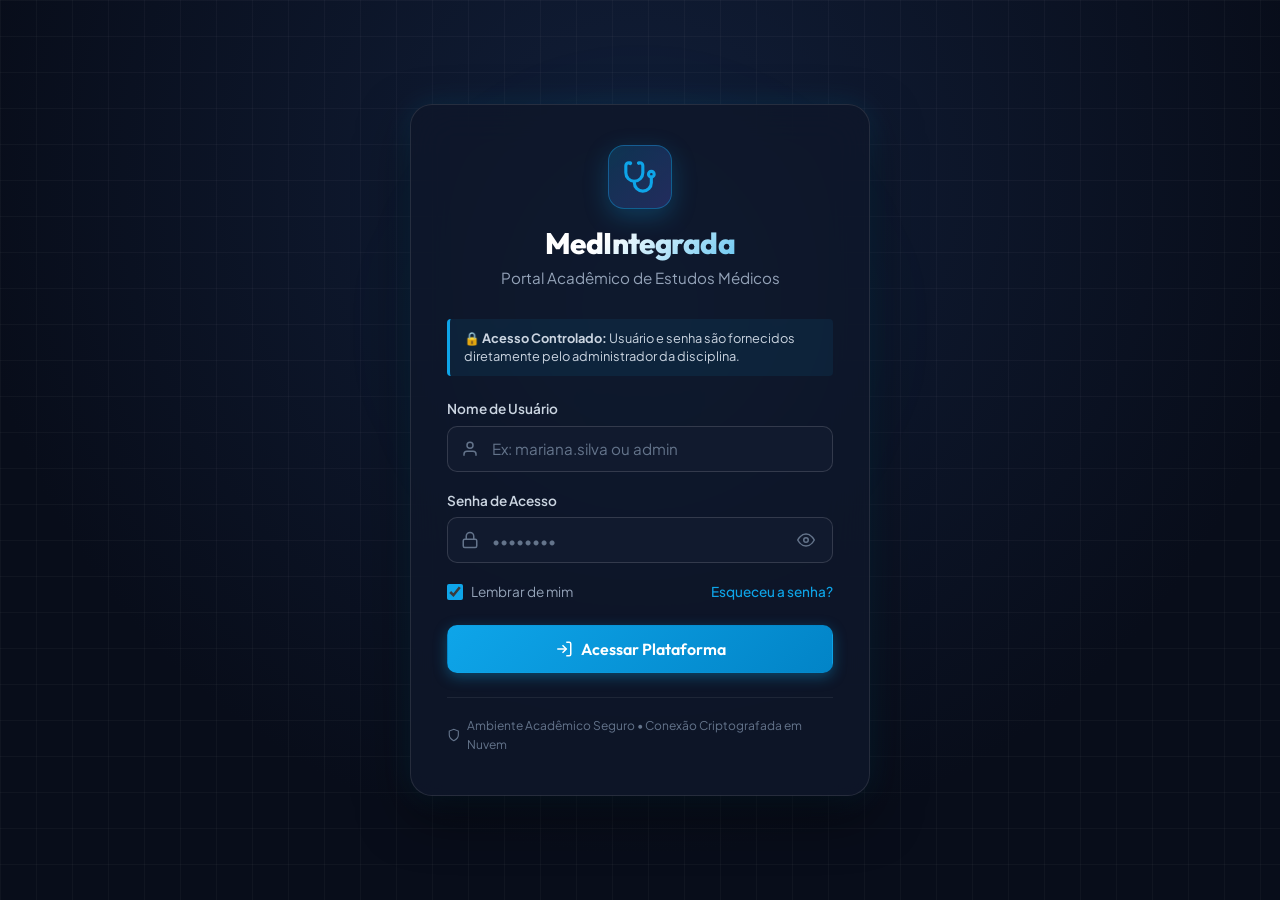
<file: index.html>
<!DOCTYPE html>
<html lang="pt-BR" data-theme="dark">
<head>
  <meta charset="UTF-8">
  <meta name="viewport" content="width=device-width, initial-scale=1.0">
  <title>MedIntegrada • Plataforma de Estudos Médicos • UCT20</title>
  <meta name="description" content="Plataforma de alto rendimento para o 7º Período de Medicina - UCT20. Resumos detalhados em Markdown, esquemas vetoriais SVG e simulados psicométricos comentados no padrão ENAMED/INEP.">

  <!-- Cache-Control Prevent Stale Assets -->
  <meta http-equiv="Cache-Control" content="no-cache, no-store, must-revalidate">
  <meta http-equiv="Pragma" content="no-cache">
  <meta http-equiv="Expires" content="0">

  <!-- Medical Favicon -->
  <link rel="icon" href="data:image/svg+xml,<svg xmlns='http://www.w3.org/2000/svg' viewBox='0 0 24 24' fill='%230ea5e9'><path d='M19 3H5c-1.1 0-2 .9-2 2v14c0 1.1.9 2 2 2h14c1.1 0 2-.9 2-2V5c0-1.1-.9-2-2-2zm-2 10h-4v4h-2v-4H7v-2h4V7h2v4h4v2z'/></svg>">

  <!-- CSS Stylesheets (Cache-Busting v2.4) -->
  <link rel="stylesheet" href="css/main.css?v=2.4">
  <link rel="stylesheet" href="css/auth.css?v=2.4">
  <link rel="stylesheet" href="css/dashboard.css?v=2.4">
  <link rel="stylesheet" href="css/resumos.css?v=2.4">
  <link rel="stylesheet" href="css/mapas.css?v=2.4">
  <link rel="stylesheet" href="css/simulado.css?v=2.4">
  <link rel="stylesheet" href="css/admin.css?v=2.4">
</head>
<body>

  <!-- ================= NOTIFICATIONS CONTAINER ================= -->
  <div id="toast-container"></div>

  <!-- ================= VIEW 1: AUTHENTICATION / LOGIN ================= -->
  <main id="view-login" class="auth-viewport" style="display: none;">
    <div class="auth-bg-grid"></div>
    <div class="auth-glow-orb"></div>

    <div class="auth-card animate-fade-in">
      <div class="auth-header">
        <div class="auth-logo-badge">
          <svg width="34" height="34" viewBox="0 0 24 24" fill="none" stroke="currentColor" stroke-width="2.2" stroke-linecap="round" stroke-linejoin="round">
            <path d="M4.8 2.3A.3.3 0 1 0 5 2H4a2 2 0 0 0-2 2v5a6 6 0 0 0 6 6v0a6 6 0 0 0 6-6V4a2 2 0 0 0-2-2h-1a.2.2 0 1 0 .3.3"/>
            <path d="M8 15v1a6 6 0 0 0 6 6v0a6 6 0 0 0 6-6v-4"/>
            <circle cx="20" cy="10" r="2"/>
          </svg>
        </div>
        <h1 class="auth-title">MedIntegrada</h1>
        <p class="auth-subtitle">Portal Acadêmico de Estudos Médicos</p>
      </div>

      <div class="auth-notice-box">
        🔒 <strong>Acesso Controlado:</strong> Usuário e senha são fornecidos diretamente pelo administrador da disciplina.
      </div>

      <form id="form-login">
        <div class="form-group">
          <label class="form-label" for="login-username">Nome de Usuário</label>
          <div class="auth-input-wrapper">
            <span class="auth-input-icon">
              <svg width="18" height="18" viewBox="0 0 24 24" fill="none" stroke="currentColor" stroke-width="2"><path d="M20 21v-2a4 4 0 0 0-4-4H8a4 4 0 0 0-4 4v2"/><circle cx="12" cy="7" r="4"/></svg>
            </span>
            <input type="text" id="login-username" class="form-control" placeholder="Ex: mariana.silva ou admin" required autocomplete="username">
          </div>
        </div>

        <div class="form-group">
          <label class="form-label" for="login-password">Senha de Acesso</label>
          <div class="auth-input-wrapper">
            <span class="auth-input-icon">
              <svg width="18" height="18" viewBox="0 0 24 24" fill="none" stroke="currentColor" stroke-width="2"><rect x="3" y="11" width="18" height="11" rx="2" ry="2"/><path d="M7 11V7a5 5 0 0 1 10 0v4"/></svg>
            </span>
            <input type="password" id="login-password" class="form-control" placeholder="••••••••" required autocomplete="current-password">
            <button type="button" id="btn-toggle-password" class="auth-toggle-pwd" title="Mostrar/ocultar senha">
              <svg width="18" height="18" viewBox="0 0 24 24" fill="none" stroke="currentColor" stroke-width="2"><path d="M1 12s4-8 11-8 11 8 11 8-4 8-11 8-11-8-11-8z"/><circle cx="12" cy="12" r="3"/></svg>
            </button>
          </div>
        </div>

        <div class="auth-options">
          <label class="auth-checkbox-label">
            <input type="checkbox" id="login-remember" checked>
            <span>Lembrar de mim</span>
          </label>
          <a href="#" class="auth-help-link" onclick="alert('Solicite seus dados de acesso ao Dr. Paulo (Administrador da plataforma).'); return false;">Esqueceu a senha?</a>
        </div>

        <button type="submit" class="btn btn-primary auth-btn-submit">
          <svg width="18" height="18" viewBox="0 0 24 24" fill="none" stroke="currentColor" stroke-width="2"><path d="M15 3h4a2 2 0 0 1 2 2v14a2 2 0 0 1-2 2h-4"/><polyline points="10 17 15 12 10 7"/><line x1="15" y1="12" x2="3" y2="12"/></svg>
          Acessar Plataforma
        </button>
      </form>

      <div class="auth-footer-security">
        <svg width="14" height="14" viewBox="0 0 24 24" fill="none" stroke="currentColor" stroke-width="2"><path d="M12 22s8-4 8-10V5l-8-3-8 3v7c0 6 8 10 8 10z"/></svg>
        <span>Ambiente Acadêmico Seguro • Conexão Criptografada em Nuvem</span>
      </div>
    </div>
  </main>

  <!-- ================= VIEW 2: DASHBOARD (AUTHENTICATED) ================= -->
  <div id="view-dashboard" class="app-layout" style="display: none;">

    <!-- TOPBAR NAVIGATION -->
    <header class="app-header">
      <div class="brand-wrapper">
        <div class="brand-icon">
          <svg width="24" height="24" viewBox="0 0 24 24" fill="none" stroke="currentColor" stroke-width="2.2" stroke-linecap="round" stroke-linejoin="round">
            <path d="M4.8 2.3A.3.3 0 1 0 5 2H4a2 2 0 0 0-2 2v5a6 6 0 0 0 6 6v0a6 6 0 0 0 6-6V4a2 2 0 0 0-2-2h-1a.2.2 0 1 0 .3.3"/>
            <path d="M8 15v1a6 6 0 0 0 6 6v0a6 6 0 0 0 6-6v-4"/>
            <circle cx="20" cy="10" r="2"/>
          </svg>
        </div>
        <div class="brand-text">
          <span class="brand-title">MedIntegrada</span>
          <span class="brand-subtitle">7º Período • UCT20</span>
        </div>
      </div>

      <!-- MAIN TABS -->
      <nav class="nav-tabs">
        <button class="nav-tab-btn active" data-tab="resumos">
          <svg width="16" height="16" viewBox="0 0 24 24" fill="none" stroke="currentColor" stroke-width="2"><path d="M2 3h6a4 4 0 0 1 4 4v14a3 3 0 0 0-3-3H2z"/><path d="M22 3h-6a4 4 0 0 0-4 4v14a3 3 0 0 1 3-3h7z"/></svg>
          Resumos
        </button>
        <button class="nav-tab-btn" data-tab="mapas">
          <svg width="16" height="16" viewBox="0 0 24 24" fill="none" stroke="currentColor" stroke-width="2"><polygon points="1 6 1 22 8 18 16 22 23 18 23 2 16 6 8 2 1 6"/><line x1="8" y1="2" x2="8" y2="18"/><line x1="16" y1="6" x2="16" y2="22"/></svg>
          Mapas Comparativos
        </button>
        <button class="nav-tab-btn" data-tab="simulados">
          <svg width="16" height="16" viewBox="0 0 24 24" fill="none" stroke="currentColor" stroke-width="2"><circle cx="12" cy="12" r="10"/><path d="m9 12 2 2 4-4"/></svg>
          Simulados & Questões
        </button>
        <button class="nav-tab-btn" id="nav-btn-admin" data-tab="admin" style="display: none;">
          <svg width="16" height="16" viewBox="0 0 24 24" fill="none" stroke="currentColor" stroke-width="2"><path d="M17 21v-2a4 4 0 0 0-4-4H5a4 4 0 0 0-4 4v2"/><circle cx="9" cy="7" r="4"/><path d="M23 21v-2a4 4 0 0 0-3-3.87"/><path d="M16 3.13a4 4 0 0 1 0 7.75"/></svg>
          Gestão de Usuários
        </button>
      </nav>

      <!-- USER PROFILE & THEME TOGGLE -->
      <div class="header-actions">
        <button class="theme-toggle-btn" id="btn-theme-toggle" title="Alternar tema claro/escuro">
          🌙
        </button>

        <div class="user-profile-badge">
          <div class="user-avatar" id="header-user-avatar">P</div>
          <div class="user-info">
            <span class="user-name" id="header-user-name">Usuário</span>
            <span class="user-role-label" id="header-user-role">Aluno</span>
          </div>
        </div>

        <button class="btn btn-ghost btn-sm" id="btn-logout" title="Sair da plataforma">
          <svg width="16" height="16" viewBox="0 0 24 24" fill="none" stroke="currentColor" stroke-width="2"><path d="M9 21H5a2 2 0 0 1-2-2V5a2 2 0 0 1 2-2h4"/><polyline points="16 17 21 12 16 7"/><line x1="21" y1="12" x2="9" y2="12"/></svg>
          Sair
        </button>
      </div>
    </header>

    <!-- MAIN CONTENT VIEWPORT -->
    <main class="app-main">

      <!-- ================= TAB 1: RESUMOS DETALHADOS (.MD) ================= -->
      <section id="tab-resumos" class="tab-pane active">
        <div class="section-header">
          <div class="section-title-group">
            <span class="section-tag">Cadernos de Raciocínio Clínico</span>
            <h2 class="section-title">Resumos Teóricos Detalhados</h2>
          </div>
        </div>

        <!-- Seletor de Pastas: Resumos -->
        <div class="folder-nav-wrapper">
          <div class="folder-nav-container">
            <span class="folder-nav-label">
              <svg width="14" height="14" viewBox="0 0 24 24" fill="none" stroke="currentColor" stroke-width="2"><path d="M22 19a2 2 0 0 1-2 2H4a2 2 0 0 1-2-2V5a2 2 0 0 1 2-2h5l2 3h9a2 2 0 0 1 2 2z"/></svg>
              Pastas
            </span>
            <div class="folder-nav-tabs" id="resumos-folder-tabs">
              <button type="button" class="folder-nav-btn active" data-folder="UCT20 CAB">
                <span class="folder-icon">📁</span>
                <span>UCT20 CAB</span>
                <span class="folder-nav-badge" id="badge-count-resumos-cab">5</span>
              </button>
              <button type="button" class="folder-nav-btn" data-folder="UCT20 Tutoria">
                <span class="folder-icon">📁</span>
                <span>UCT20 Tutoria</span>
                <span class="folder-nav-badge" id="badge-count-resumos-tutoria">0</span>
              </button>
            </div>
          </div>
        </div>

        <div class="filter-bar">
          <div class="search-input-wrapper">
            <span class="search-icon">🔍</span>
            <input type="text" id="resumos-search-input" class="form-control" placeholder="Buscar por tema, patologia, professor ou palavra-chave nesta pasta...">
          </div>
        </div>

        <div class="resumos-grid" id="resumos-grid-container"></div>
      </section>

      <!-- ================= TAB 2: MAPAS PANORÂMICOS COMPARATIVOS (SVG) ================= -->
      <section id="tab-mapas" class="tab-pane">
        <div class="section-header">
          <div class="section-title-group">
            <span class="section-tag">Visão Panorâmica & Diagnóstico Diferencial</span>
            <h2 class="section-title">Mapas Comparativos</h2>
          </div>
        </div>

        <!-- Seletor de Pastas: Mapas -->
        <div class="folder-nav-wrapper">
          <div class="folder-nav-container">
            <span class="folder-nav-label">
              <svg width="14" height="14" viewBox="0 0 24 24" fill="none" stroke="currentColor" stroke-width="2"><path d="M22 19a2 2 0 0 1-2 2H4a2 2 0 0 1-2-2V5a2 2 0 0 1 2-2h5l2 3h9a2 2 0 0 1 2 2z"/></svg>
              Pastas
            </span>
            <div class="folder-nav-tabs" id="mapas-folder-tabs">
              <button type="button" class="folder-nav-btn active" data-folder="UCT20 CAB">
                <span class="folder-icon">📁</span>
                <span>UCT20 CAB</span>
                <span class="folder-nav-badge" id="badge-count-mapas-cab">2</span>
              </button>
              <button type="button" class="folder-nav-btn" data-folder="UCT20 Tutoria">
                <span class="folder-icon">📁</span>
                <span>UCT20 Tutoria</span>
                <span class="folder-nav-badge" id="badge-count-mapas-tutoria">0</span>
              </button>
            </div>
          </div>
        </div>

        <!-- Panoramic Maps Cards Grid -->
        <div id="mapas-panoramicos-container"></div>
      </section>

      <!-- ================= TAB 3: SIMULADOS & QUESTÕES (ENAMED) ================= -->
      <section id="tab-simulados" class="tab-pane">

        <!-- 3A: Catálogo de Provas -->
        <div id="simulados-view-catalog" class="simulados-catalog">
          <div class="section-header">
            <div class="section-title-group">
              <span class="section-tag">Engenharia Psicométrica Avançada</span>
              <h2 class="section-title">Banco de Questões & Simulados Comentados</h2>
            </div>
          </div>

          <!-- Seletor de Pastas: Simulados -->
          <div class="folder-nav-wrapper">
            <div class="folder-nav-container">
              <span class="folder-nav-label">
                <svg width="14" height="14" viewBox="0 0 24 24" fill="none" stroke="currentColor" stroke-width="2"><path d="M22 19a2 2 0 0 1-2 2H4a2 2 0 0 1-2-2V5a2 2 0 0 1 2-2h5l2 3h9a2 2 0 0 1 2 2z"/></svg>
                Pastas
              </span>
              <div class="folder-nav-tabs" id="simulados-folder-tabs">
                <button type="button" class="folder-nav-btn active" data-folder="UCT20 CAB">
                  <span class="folder-icon">📁</span>
                  <span>UCT20 CAB</span>
                  <span class="folder-nav-badge" id="badge-count-simulados-cab">5</span>
                </button>
                <button type="button" class="folder-nav-btn" data-folder="UCT20 Tutoria">
                  <span class="folder-icon">📁</span>
                  <span>UCT20 Tutoria</span>
                  <span class="folder-nav-badge" id="badge-count-simulados-tutoria">0</span>
                </button>
              </div>
            </div>
          </div>

          <div class="simulados-grid" id="simulados-catalog-grid"></div>
        </div>

        <!-- 3B: Active Question Runner View -->
        <div id="simulados-view-runner" class="exam-runner-container" style="display: none;">

          <!-- 1. Smart Header -->
          <div class="smart-header">
            <div class="smart-header-top">
              <div class="smart-header-title-group">
                <div class="smart-header-badge-row">
                  <span class="badge badge-primary" id="exam-runner-badge">ENAMED / Residência</span>
                  <span class="autosave-badge" id="autosave-indicator">
                    <span class="pulse-indicator"></span> Progresso salvo automaticamente
                  </span>
                </div>
                <h3 class="smart-header-title" id="exam-runner-title">Título da Prova</h3>
                <p class="smart-header-subtitle" id="exam-runner-subtitle">Subtítulo Temático</p>
              </div>

              <div class="smart-header-actions">
                <button class="btn btn-secondary btn-sm" id="btn-restart-exam" title="Reiniciar simulado do zero">
                  🔄 Reiniciar Simulado
                </button>
                <button class="btn btn-ghost btn-sm" id="btn-back-to-catalog">
                  ← Voltar aos Simulados
                </button>
              </div>
            </div>

            <div class="smart-header-bottom">
              <div class="score-counter-badge" id="exam-dynamic-score">
                Acertos: 0 / 0 (0%)
              </div>
              <button class="btn btn-primary btn-sm" id="btn-view-scoreboard">
                📊 Ver Desempenho & Scoreboard
              </button>
            </div>
          </div>

          <!-- 2. Barra de Progresso & Pílulas de Navegação -->
          <div class="nav-pills-container">
            <div class="nav-pills-header">
              <span>Navegação Rápida entre Questões</span>
              <span style="font-size: 0.75rem; color: var(--text-dim);">● Cinza: Pendente • 🔵 Anel: Ativa • 🟢 Verde: Correta • 🔴 Vermelho: Incorreta</span>
            </div>
            <div class="nav-pills-grid" id="nav-pills-grid"></div>
          </div>

          <!-- 3. Card da Questão -->
          <div class="question-card">
            <div class="question-card-header">
              <div class="question-meta-group">
                <span class="question-number-badge" id="q-number-badge">Questão 1 de 40</span>
                <span class="question-tag" id="q-tag-badge">Clínica Médica</span>
              </div>

              <!-- 4. Grifo Interativo Toolbar -->
              <div class="highlighter-toolbar">
                <button type="button" class="btn-toggle-highlighter active" id="btn-toggle-highlighter" title="Habilitar/Desabilitar modo de marca-texto">
                  🖊️ Grifo: Ativado
                </button>
                <div class="highlighter-color-picker">
                  <button type="button" class="color-dot-btn color-yellow active" id="color-dot-yellow" title="Grifo Amarelo Flúor"></button>
                  <button type="button" class="color-dot-btn color-green" id="color-dot-green" title="Grifo Verde Neon"></button>
                </div>
                <button type="button" class="btn btn-ghost btn-sm btn-clear-highlights" id="btn-clear-highlights" title="Remover todos os grifos desta questão">
                  🧹 Limpar Grifos
                </button>
              </div>
            </div>

            <!-- Stem / Enunciado -->
            <div class="question-stem" id="q-stem-container"></div>

            <!-- 5. Alternativas com Botão de Riscar (btn-strike) -->
            <div class="options-list" id="q-options-list"></div>

            <!-- 6. Barra de Ações & Navegação -->
            <div class="question-actions-bar">
              <button class="btn btn-primary btn-lg" id="btn-confirm-answer" disabled>
                <svg width="18" height="18" viewBox="0 0 24 24" fill="none" stroke="currentColor" stroke-width="2.5"><polyline points="20 6 9 17 4 12"/></svg>
                Confirmar Resposta
              </button>

              <div class="nav-buttons-group">
                <button class="btn btn-secondary" id="btn-prev-question">
                  ← Anterior
                </button>
                <button class="btn btn-secondary" id="btn-next-question">
                  Próxima →
                </button>
              </div>
            </div>

            <!-- 7. Feedback Imediato (Caixa Expansível) -->
            <div class="feedback-box" id="q-feedback-box"></div>
          </div>

        </div>
      </section>

      <!-- ================= TAB 4: GESTÃO DE USUÁRIOS (ADMIN ONLY) ================= -->
      <section id="tab-admin" class="tab-pane">
        <div class="section-header">
          <div class="section-title-group">
            <span class="section-tag">Painel de Controle do Administrador</span>
            <h2 class="section-title">Gestão de Estudantes & Acessos à Turma</h2>
            <p class="section-desc">Cadastre novos alunos, crie senhas sugeridas seguras e copie mensagens personalizadas prontas para enviar diretamente via WhatsApp ou e-mail.</p>
          </div>
        </div>

        <div class="admin-dashboard">
          <!-- Stats Summary -->
          <div class="admin-stats-grid">
            <div class="admin-stat-card">
              <div class="admin-stat-icon">🎓</div>
              <div class="admin-stat-info">
                <span class="admin-stat-value" id="stat-total-students">0</span>
                <span class="admin-stat-label">Alunos Cadastrados</span>
              </div>
            </div>
            <div class="admin-stat-card">
              <div class="admin-stat-icon">✅</div>
              <div class="admin-stat-info">
                <span class="admin-stat-value" id="stat-active-users">0</span>
                <span class="admin-stat-label">Contas Ativas</span>
              </div>
            </div>
            <div class="admin-stat-card">
              <div class="admin-stat-icon">📝</div>
              <div class="admin-stat-info">
                <span class="admin-stat-value" id="stat-available-exams">5</span>
                <span class="admin-stat-label">Simulados Ativos</span>
              </div>
            </div>
          </div>

          <!-- Add User Form -->
          <div class="admin-card">
            <div class="admin-card-header">
              <h3 class="admin-card-title">Liberar Novo Acesso para Estudante</h3>
            </div>
            <form id="form-add-student">
              <div class="admin-form-row">
                <div class="form-group" style="margin-bottom:0;">
                  <label class="form-label" for="new-student-name">Nome Completo do Aluno</label>
                  <input type="text" id="new-student-name" class="form-control" placeholder="Ex: Mariana Silva" required>
                </div>
                <div class="form-group" style="margin-bottom:0;">
                  <label class="form-label" for="new-student-username">Nome de Usuário (Login)</label>
                  <input type="text" id="new-student-username" class="form-control" placeholder="Ex: mariana.silva" required>
                </div>
                <div class="form-group" style="margin-bottom:0;">
                  <label class="form-label" for="new-student-password">Senha de Acesso</label>
                  <div class="password-input-group">
                    <input type="text" id="new-student-password" class="form-control" placeholder="Ex: Med2026!" required>
                    <button type="button" class="btn btn-secondary btn-sm" id="btn-suggest-password" title="Gerar senha médica segura">
                      ⚡ Gerar Sugestão
                    </button>
                  </div>
                </div>
                <button type="submit" class="btn btn-primary" style="height: 42px;">
                  <svg width="16" height="16" viewBox="0 0 24 24" fill="none" stroke="currentColor" stroke-width="2"><line x1="12" y1="5" x2="12" y2="19"/><line x1="5" y1="12" x2="19" y2="12"/></svg>
                  Cadastrar e Liberar
                </button>
              </div>
            </form>
          </div>

          <!-- Users Table -->
          <div class="admin-card">
            <div class="admin-card-header">
              <h3 class="admin-card-title">Estudantes Cadastrados na Plataforma</h3>
            </div>
            <div class="users-table-wrapper">
              <table class="users-table">
                <thead>
                  <tr>
                    <th>Nome Completo</th>
                    <th>Login</th>
                    <th>Perfil</th>
                    <th>Data</th>
                    <th>Status</th>
                    <th>Ações Rápidas</th>
                  </tr>
                </thead>
                <tbody id="admin-users-tbody"></tbody>
              </table>
            </div>
          </div>
        </div>
      </section>

    </main>
  </div>

  <!-- ================= FULLPAGE VIEW: RESUMO MARKDOWN READER ================= -->
  <div class="reader-fullpage-overlay" id="resumo-reader-modal" aria-hidden="true">
    <div class="reader-container">
      <!-- TOP BAR -->
      <header class="reader-header">
        <div class="reader-header-left">
          <button class="btn btn-secondary btn-sm btn-back-resumos" id="btn-reader-back" title="Voltar ao catálogo de resumos">
            <svg width="16" height="16" viewBox="0 0 24 24" fill="none" stroke="currentColor" stroke-width="2.5"><line x1="19" y1="12" x2="5" y2="12"/><polyline points="12 19 5 12 12 5"/></svg>
            <span>Voltar aos Resumos</span>
          </button>
          <div class="reader-header-divider"></div>
          <div class="reader-title-info">
            <h2 class="reader-doc-title" id="reader-title">Título do Resumo</h2>
            <div class="reader-doc-meta" id="reader-meta">Metadados</div>
          </div>
        </div>

        <div class="reader-header-right">
          <!-- CONTROLE DE TAMANHO DE FONTE -->
          <div class="reader-font-controls" title="Ajustar tamanho da fonte de leitura">
            <button class="btn-font-step" id="btn-font-dec" title="Diminuir texto (A-)">A-</button>
            <span class="font-size-badge" id="reader-font-val" title="Tamanho atual do texto. Clique para redefinir para 100%">100%</span>
            <button class="btn-font-step" id="btn-font-inc" title="Aumentar texto (A+)">A+</button>
          </div>

          <div class="reader-header-divider"></div>

          <!-- AÇÕES DO DOCUMENTO -->
          <button class="btn btn-secondary btn-sm" id="btn-reader-copy-md" title="Copiar texto completo em formato Markdown">
            <svg width="14" height="14" viewBox="0 0 24 24" fill="none" stroke="currentColor" stroke-width="2"><rect x="9" y="9" width="13" height="13" rx="2" ry="2"/><path d="M5 15H4a2 2 0 0 1-2-2V4a2 2 0 0 1 2-2h9a2 2 0 0 1 2 2v1"/></svg>
            Copiar .MD
          </button>
          <a href="#" download target="_blank" rel="noopener noreferrer" class="btn btn-secondary btn-sm" id="btn-reader-download-md" title="Baixar arquivo Markdown (.md)">
            💾 .MD
          </a>
          <a href="#" download target="_blank" rel="noopener noreferrer" class="btn btn-secondary btn-sm" id="btn-reader-download-docx" title="Baixar Guia Oficial em Word (.docx)">
            📄 .DOCX
          </a>
          <button class="btn btn-ghost btn-sm btn-icon btn-reader-close" id="btn-close-reader" title="Fechar visualizador">
            ✕
          </button>
        </div>
      </header>

      <!-- BODY VIEW: SIDEBAR + CONTENT -->
      <div class="reader-body" id="reader-body-container">
        <!-- BOTÃO FLUTUANTE DE MOSTRAR ÍNDICE QUANDO RECOLHIDO -->
        <button class="btn-floating-toc-tab" id="btn-floating-toc" title="Expandir Índice Lateral">
          <svg width="15" height="15" viewBox="0 0 24 24" fill="none" stroke="currentColor" stroke-width="2"><line x1="3" y1="6" x2="21" y2="6"/><line x1="3" y1="12" x2="15" y2="12"/><line x1="3" y1="18" x2="18" y2="18"/></svg>
          <span>Índice</span>
          <svg width="13" height="13" viewBox="0 0 24 24" fill="none" stroke="currentColor" stroke-width="2.5"><polyline points="9 18 15 12 9 6"/></svg>
        </button>

        <!-- SIDEBAR DE ÍNDICE COM BOTÃO DE RECOLHER -->
        <aside class="reader-toc-sidebar" id="reader-toc-sidebar">
          <div class="reader-toc-header">
            <div class="reader-toc-heading">
              <svg width="15" height="15" viewBox="0 0 24 24" fill="none" stroke="currentColor" stroke-width="2"><path d="M4 19.5A2.5 2.5 0 0 1 6.5 17H20"/><path d="M6.5 2H20v20H6.5A2.5 2.5 0 0 1 4 19.5v-15A2.5 2.5 0 0 1 6.5 2z"/></svg>
              <span>ÍNDICE DO GUIA</span>
            </div>
            <button class="btn-sidebar-collapse" id="btn-sidebar-collapse" title="Recolher Índice">
              <svg width="14" height="14" viewBox="0 0 24 24" fill="none" stroke="currentColor" stroke-width="2"><polyline points="15 18 9 12 15 6"/></svg>
              <span>Recolher</span>
            </button>
          </div>
          <nav class="reader-toc-scroll" id="reader-toc-list" aria-label="Sumário"></nav>
        </aside>

        <!-- CONTAINER PRINCIPAL DE LEITURA -->
        <main class="reader-content-scroll" id="reader-content-scroll">
          <div class="markdown-render" id="reader-markdown-content"></div>
        </main>
      </div>
    </div>
  </div>

  <!-- ================= MODAL 2: SVG LIGHTBOX INTERATIVO ================= -->
  <div class="modal-overlay" id="svg-lightbox-modal">
    <div class="modal-content svg-lightbox-content">
      <div class="svg-lightbox-header">
        <div class="svg-lightbox-title-info">
          <h3 class="svg-lightbox-title" id="svg-lightbox-title">Título do Esquema</h3>
          <span class="svg-lightbox-category" id="svg-lightbox-category">Patologia</span>
        </div>
        <div class="svg-lightbox-controls">
          <span class="zoom-badge" id="zoom-percentage-badge">100%</span>
          <button class="btn btn-secondary btn-sm" id="btn-zoom-out" title="Reduzir zoom">-</button>
          <button class="btn btn-secondary btn-sm" id="btn-zoom-reset" title="Restaurar tamanho original">100%</button>
          <button class="btn btn-secondary btn-sm" id="btn-zoom-in" title="Aumentar zoom">+</button>
          <button class="btn btn-secondary btn-sm" id="btn-toggle-text-selection" title="Alternar entre Modo Mover/Arrastar e Modo Seleção de Texto (um ou outro)">
            <span id="text-select-icon">✋</span>
            <span id="text-select-label">Modo: Mover / Arrastar (Texto Bloqueado)</span>
          </button>
          <button class="btn btn-primary btn-sm" id="btn-download-svg" title="Baixar arquivo SVG">
            💾 Baixar SVG
          </button>
          <button class="btn btn-ghost btn-sm btn-icon" id="btn-close-svg-lightbox" title="Fechar">
            ✕
          </button>
        </div>
      </div>
      <div class="svg-canvas-viewport" id="svg-canvas-viewport">
        <div class="svg-canvas-inner" id="svg-canvas-inner"></div>
      </div>
    </div>
  </div>

  <!-- ================= MODAL 3: SCOREBOARD FINAL DE RESULTADOS ================= -->
  <div class="modal-overlay" id="exam-scoreboard-modal">
    <div class="modal-content" style="max-width: 720px;">
      <div class="modal-header">
        <h3 class="modal-title">Painel de Rendimento Psicométrico</h3>
        <button class="btn btn-ghost btn-sm btn-icon" id="btn-close-scoreboard">✕</button>
      </div>
      <div class="modal-body">
        <div class="scoreboard-card" style="box-shadow: none; border: none; padding: 10px;">
          <div class="score-circle-wrapper">
            <svg class="score-circle-svg" width="180" height="180">
              <circle class="score-circle-bg" cx="90" cy="90" r="70" stroke-width="12" fill="none" />
              <circle class="score-circle-progress" id="scoreboard-circle-progress" cx="90" cy="90" r="70" stroke-width="12" fill="none" stroke-linecap="round" stroke-dasharray="440" stroke-dashoffset="440" />
            </svg>
            <div class="score-circle-center">
              <span class="score-percent-val" id="scoreboard-pct">0%</span>
              <span class="score-fraction-val" id="scoreboard-fraction">0/0</span>
            </div>
          </div>

          <div class="score-pedagogic-box">
            <h4 class="pedagogic-title" id="pedagogic-title">Parecer Pedagógico</h4>
            <p class="pedagogic-desc" id="pedagogic-desc">Avaliação baseada no aproveitamento total.</p>
          </div>

          <div class="review-grid-section">
            <span class="review-grid-title">Grade de Revisão Direta (Clique para rever a questão):</span>
            <div class="review-grid" id="scoreboard-review-grid"></div>
          </div>
        </div>
      </div>
      <div class="modal-footer">
        <button class="btn btn-secondary" id="btn-scoreboard-restart">🔄 Reiniciar Simulado</button>
        <button class="btn btn-primary" onclick="document.getElementById('exam-scoreboard-modal').classList.remove('active');">Fechar e Continuar</button>
      </div>
    </div>
  </div>



  <!-- JAVASCRIPT BUNDLES & CONTROLLERS (Cache-Busting v2.4) -->
  <script src="js/data.js?v=2.4"></script>
  <script src="js/supabase-client.js?v=2.4"></script>
  <script src="js/auth.js?v=2.4"></script>
  <script src="js/resumos-viewer.js?v=2.4"></script>
  <script src="js/mapas-viewer.js?v=2.4"></script>
  <script src="js/simulado-engine.js?v=2.4"></script>
  <script src="js/app.js?v=2.4"></script>

</body>
</html>
</file>
<file: css/main.css>
/* ===================================================================
   MEDINTEGRADA - DESIGN SYSTEM & GLOBAL CSS TOKENS
   UCT20 • Medicina Integrada • Plataforma Acadêmica
   =================================================================== */

@import url('https://fonts.googleapis.com/css2?family=Outfit:wght@400;500;600;700;800&family=Plus+Jakarta+Sans:wght@300;400;500;600;700&family=JetBrains+Mono:wght@400;500;600&display=swap');

:root {
  /* Brand Medical Palette */
  --color-primary: #0ea5e9;           /* Medical Sky / Cyan */
  --color-primary-hover: #0284c7;
  --color-primary-rgb: 14, 165, 233;
  --color-secondary: #06b6d4;         /* Cyan */
  --color-secondary-hover: #0891b2;
  --color-accent: #6366f1;            /* Clinical Indigo */
  --color-accent-hover: #4f46e5;

  /* Clinical Semantics */
  --color-success: #10b981;           /* Emerald / Verified */
  --color-success-bg: rgba(16, 185, 129, 0.12);
  --color-warning: #f59e0b;           /* Amber / High Yield */
  --color-warning-bg: rgba(245, 158, 11, 0.12);
  --color-danger: #f43f5e;            /* Crimson / Error */
  --color-danger-bg: rgba(244, 63, 94, 0.12);
  --color-info: #38bdf8;
  --color-info-bg: rgba(56, 189, 248, 0.12);

  /* Highlight Colors */
  --hl-yellow: #fde047;
  --hl-yellow-bg: rgba(253, 224, 71, 0.42);
  --hl-green: #86efac;
  --hl-green-bg: rgba(134, 239, 172, 0.42);

  /* Dark Theme Surfaces (Default for Medical Night Study) */
  --bg-page: #080d1a;
  --bg-body: #080d1a;
  --bg-surface: #0f172a;
  --bg-card: rgba(17, 24, 39, 0.78);
  --bg-card-hover: rgba(24, 34, 56, 0.9);
  --bg-card-active: #1e293b;
  --bg-glass: rgba(15, 23, 42, 0.75);
  --bg-input: #111a2e;
  --bg-input-focus: #18233c;

  --border-subtle: rgba(255, 255, 255, 0.07);
  --border-medium: rgba(255, 255, 255, 0.14);
  --border-focus: #0ea5e9;

  --text-primary: #f8fafc;
  --text-secondary: #cbd5e1;
  --text-muted: #94a3b8;
  --text-dim: #64748b;
  --text-inverse: #080d1a;

  /* Elevation Shadows */
  --shadow-sm: 0 2px 4px rgba(0, 0, 0, 0.25);
  --shadow-md: 0 4px 14px rgba(0, 0, 0, 0.35);
  --shadow-lg: 0 10px 28px -4px rgba(0, 0, 0, 0.45);
  --shadow-glow: 0 0 24px rgba(14, 165, 233, 0.25);
  --shadow-success-glow: 0 0 20px rgba(16, 185, 129, 0.25);
  --shadow-danger-glow: 0 0 20px rgba(244, 63, 94, 0.25);

  /* Radius */
  --radius-sm: 6px;
  --radius-md: 10px;
  --radius-lg: 16px;
  --radius-xl: 22px;
  --radius-full: 9999px;

  /* Transitions */
  --transition-fast: 150ms cubic-bezier(0.4, 0, 0.2, 1);
  --transition-normal: 250ms cubic-bezier(0.4, 0, 0.2, 1);
  --transition-spring: 350ms cubic-bezier(0.34, 1.56, 0.64, 1);
}

/* Light Theme Mode */
[data-theme="light"] {
  --bg-page: #f1f5f9;
  --bg-surface: #ffffff;
  --bg-card: rgba(255, 255, 255, 0.88);
  --bg-card-hover: rgba(255, 255, 255, 0.98);
  --bg-card-active: #e2e8f0;
  --bg-glass: rgba(255, 255, 255, 0.82);
  --bg-input: #f8fafc;
  --bg-input-focus: #ffffff;

  --border-subtle: rgba(0, 0, 0, 0.08);
  --border-medium: rgba(0, 0, 0, 0.16);
  --border-focus: #0284c7;

  --text-primary: #0f172a;
  --text-secondary: #334155;
  --text-muted: #64748b;
  --text-dim: #94a3b8;
  --text-inverse: #ffffff;

  --shadow-sm: 0 1px 3px rgba(0, 0, 0, 0.08);
  --shadow-md: 0 4px 12px rgba(0, 0, 0, 0.08);
  --shadow-lg: 0 10px 25px rgba(0, 0, 0, 0.1);
  --shadow-glow: 0 0 20px rgba(14, 165, 233, 0.18);
}

/* Reset & Box Sizing */
*, *::before, *::after {
  box-sizing: border-box;
  margin: 0;
  padding: 0;
}

html {
  font-size: 16px;
  scroll-behavior: smooth;
  -webkit-font-smoothing: antialiased;
  -moz-osx-font-smoothing: grayscale;
}

body {
  font-family: 'Plus Jakarta Sans', -apple-system, BlinkMacSystemFont, "Segoe UI", Roboto, sans-serif;
  background-color: var(--bg-page);
  color: var(--text-primary);
  line-height: 1.6;
  min-height: 100vh;
  overflow-x: hidden;
  transition: background-color var(--transition-normal), color var(--transition-normal);
}

/* Typography Defaults */
h1, h2, h3, h4, h5, h6 {
  font-family: 'Outfit', sans-serif;
  color: var(--text-primary);
  font-weight: 700;
  line-height: 1.25;
}

code, pre, .font-mono {
  font-family: 'JetBrains Mono', monospace;
}

/* Modern Scrollbars */
::-webkit-scrollbar {
  width: 8px;
  height: 8px;
}
::-webkit-scrollbar-track {
  background: var(--bg-surface);
}
::-webkit-scrollbar-thumb {
  background: var(--border-medium);
  border-radius: var(--radius-full);
}
::-webkit-scrollbar-thumb:hover {
  background: var(--color-primary);
}

/* Button System */
.btn {
  display: inline-flex;
  align-items: center;
  justify-content: center;
  gap: 8px;
  font-family: 'Outfit', sans-serif;
  font-size: 0.925rem;
  font-weight: 600;
  padding: 10px 18px;
  border-radius: var(--radius-md);
  border: 1px solid transparent;
  cursor: pointer;
  transition: all var(--transition-fast);
  text-decoration: none;
  user-select: none;
  white-space: nowrap;
}

.btn:active {
  transform: scale(0.98);
}

.btn:disabled {
  opacity: 0.45;
  cursor: not-allowed;
  pointer-events: none;
  filter: grayscale(0.5);
}

.btn-primary {
  background: linear-gradient(135deg, var(--color-primary), #0284c7);
  color: #ffffff;
  box-shadow: 0 4px 14px rgba(14, 165, 233, 0.35);
}
.btn-primary:hover:not(:disabled) {
  background: linear-gradient(135deg, #38bdf8, var(--color-primary));
  box-shadow: 0 6px 18px rgba(14, 165, 233, 0.5);
  transform: translateY(-1px);
}

.btn-secondary {
  background: var(--bg-card);
  color: var(--text-primary);
  border: 1px solid var(--border-medium);
}
.btn-secondary:hover:not(:disabled) {
  background: var(--bg-card-hover);
  border-color: var(--color-primary);
  color: var(--color-primary);
}

.btn-success {
  background: linear-gradient(135deg, var(--color-success), #059669);
  color: #ffffff;
  box-shadow: 0 4px 14px rgba(16, 185, 129, 0.35);
}
.btn-success:hover:not(:disabled) {
  background: linear-gradient(135deg, #34d399, var(--color-success));
  transform: translateY(-1px);
}

.btn-danger {
  background: linear-gradient(135deg, var(--color-danger), #e11d48);
  color: #ffffff;
}
.btn-danger:hover:not(:disabled) {
  background: linear-gradient(135deg, #fb7185, var(--color-danger));
}

.btn-ghost {
  background: transparent;
  color: var(--text-muted);
  border: 1px solid transparent;
}
.btn-ghost:hover:not(:disabled) {
  background: rgba(255, 255, 255, 0.06);
  color: var(--text-primary);
}

.btn-sm {
  padding: 6px 12px;
  font-size: 0.825rem;
  border-radius: var(--radius-sm);
}

.btn-lg {
  padding: 14px 26px;
  font-size: 1.05rem;
  border-radius: var(--radius-lg);
}

.btn-icon {
  width: 38px;
  height: 38px;
  padding: 0;
  border-radius: var(--radius-md);
  display: inline-flex;
  align-items: center;
  justify-content: center;
}

/* Badges */
.badge {
  display: inline-flex;
  align-items: center;
  gap: 5px;
  padding: 4px 10px;
  font-size: 0.75rem;
  font-weight: 700;
  text-transform: uppercase;
  letter-spacing: 0.05em;
  border-radius: var(--radius-full);
  line-height: 1;
}

.badge-primary {
  background: rgba(14, 165, 233, 0.15);
  color: #38bdf8;
  border: 1px solid rgba(14, 165, 233, 0.3);
}

.badge-success {
  background: var(--color-success-bg);
  color: #34d399;
  border: 1px solid rgba(16, 185, 129, 0.3);
}

.badge-warning {
  background: var(--color-warning-bg);
  color: #fbbf24;
  border: 1px solid rgba(245, 158, 11, 0.3);
}

.badge-danger {
  background: var(--color-danger-bg);
  color: #fb7185;
  border: 1px solid rgba(244, 63, 94, 0.3);
}

.badge-indigo {
  background: rgba(99, 102, 241, 0.15);
  color: #818cf8;
  border: 1px solid rgba(99, 102, 241, 0.3);
}

/* Form Inputs */
.form-group {
  margin-bottom: 18px;
  display: flex;
  flex-direction: column;
  gap: 6px;
}

.form-label {
  font-size: 0.85rem;
  font-weight: 600;
  color: var(--text-secondary);
}

.form-control {
  width: 100%;
  padding: 12px 14px;
  font-size: 0.95rem;
  font-family: inherit;
  color: var(--text-primary);
  background: var(--bg-input);
  border: 1px solid var(--border-medium);
  border-radius: var(--radius-md);
  outline: none;
  transition: all var(--transition-fast);
}

.form-control:focus {
  border-color: var(--color-primary);
  background: var(--bg-input-focus);
  box-shadow: 0 0 0 3px rgba(14, 165, 233, 0.2);
}

.form-control::placeholder {
  color: var(--text-dim);
}

/* Glassmorphism Card Base */
.glass-panel {
  background: var(--bg-card);
  backdrop-filter: blur(14px);
  -webkit-backdrop-filter: blur(14px);
  border: 1px solid var(--border-subtle);
  border-radius: var(--radius-lg);
  box-shadow: var(--shadow-md);
}

/* Toast Notifications */
#toast-container {
  position: fixed;
  bottom: 24px;
  right: 24px;
  z-index: 99999;
  display: flex;
  flex-direction: column;
  gap: 10px;
  pointer-events: none;
}

.toast {
  pointer-events: auto;
  display: flex;
  align-items: center;
  gap: 12px;
  padding: 14px 18px;
  min-width: 280px;
  max-width: 420px;
  border-radius: var(--radius-md);
  background: var(--bg-surface);
  color: var(--text-primary);
  border: 1px solid var(--border-medium);
  box-shadow: var(--shadow-lg);
  font-size: 0.9rem;
  animation: toastSlideIn 250ms cubic-bezier(0.34, 1.56, 0.64, 1) forwards;
}

.toast-success {
  border-left: 4px solid var(--color-success);
}
.toast-danger {
  border-left: 4px solid var(--color-danger);
}
.toast-info {
  border-left: 4px solid var(--color-primary);
}
.toast-warning {
  border-left: 4px solid var(--color-warning);
}

@keyframes toastSlideIn {
  from {
    opacity: 0;
    transform: translateY(20px) scale(0.95);
  }
  to {
    opacity: 1;
    transform: translateY(0) scale(1);
  }
}

/* Modals */
.modal-overlay {
  position: fixed;
  inset: 0;
  background: rgba(4, 7, 14, 0.82);
  backdrop-filter: blur(8px);
  -webkit-backdrop-filter: blur(8px);
  z-index: 9000;
  display: flex;
  align-items: center;
  justify-content: center;
  padding: 20px;
  opacity: 0;
  visibility: hidden;
  transition: all var(--transition-normal);
}

.modal-overlay.active {
  opacity: 1;
  visibility: visible;
}

.modal-content {
  background: var(--bg-surface);
  border: 1px solid var(--border-medium);
  border-radius: var(--radius-xl);
  box-shadow: var(--shadow-lg);
  width: 100%;
  max-width: 600px;
  max-height: 90vh;
  display: flex;
  flex-direction: column;
  overflow: hidden;
  transform: translateY(20px) scale(0.96);
  transition: all var(--transition-spring);
}

.modal-overlay.active .modal-content {
  transform: translateY(0) scale(1);
}

.modal-header {
  padding: 18px 24px;
  border-bottom: 1px solid var(--border-subtle);
  display: flex;
  align-items: center;
  justify-content: space-between;
}

.modal-title {
  font-size: 1.25rem;
  font-weight: 700;
  color: var(--text-primary);
}

.modal-body {
  padding: 24px;
  overflow-y: auto;
}

.modal-footer {
  padding: 16px 24px;
  border-top: 1px solid var(--border-subtle);
  display: flex;
  align-items: center;
  justify-content: flex-end;
  gap: 12px;
}

/* Utility Animations */
@keyframes fadeIn {
  from { opacity: 0; transform: translateY(8px); }
  to { opacity: 1; transform: translateY(0); }
}

.animate-fade-in {
  animation: fadeIn 300ms ease forwards;
}

@keyframes pulseGlow {
  0%, 100% { opacity: 1; transform: scale(1); }
  50% { opacity: 0.5; transform: scale(0.9); }
}

.pulse-indicator {
  display: inline-block;
  width: 8px;
  height: 8px;
  border-radius: 50%;
  background-color: var(--color-success);
  box-shadow: 0 0 10px var(--color-success);
  animation: pulseGlow 2s infinite ease-in-out;
}

/* ===================================================================
   RESPONSIVE DESIGN (MODALS & TOASTS ON MOBILE)
   =================================================================== */
@media (max-width: 640px) {
  #toast-container {
    left: 14px;
    right: 14px;
    bottom: 14px;
    max-width: 100%;
  }

  .toast {
    width: 100%;
    font-size: 0.85rem;
  }

  .modal-overlay {
    padding: 10px;
  }

  .modal-content {
    max-height: 96vh;
    border-radius: var(--radius-lg);
  }

  .modal-header {
    padding: 12px 16px;
  }

  .modal-title {
    font-size: 1.05rem;
  }

  .modal-body {
    padding: 16px 14px;
  }

  .modal-footer {
    padding: 12px 14px;
    flex-direction: column-reverse;
    gap: 8px;
  }

  .modal-footer .btn {
    width: 100%;
    justify-content: center;
    height: 42px;
  }
}

/* ===================================================================
   CARD ILLUSTRATION HEADERS (RESUMOS & SIMULADOS)
   =================================================================== */
.card-illustration-header {
  position: relative;
  width: 100%;
  height: 120px;
  display: flex;
  align-items: center;
  justify-content: center;
  overflow: hidden;
  border-top-left-radius: calc(var(--radius-xl) - 1px);
  border-top-right-radius: calc(var(--radius-xl) - 1px);
  border-bottom: 1px solid var(--border-subtle);
  transition: all var(--transition-normal);
  user-select: none;
}

.card-illustration-glow {
  position: absolute;
  inset: 0;
  opacity: 0.55;
  transition: opacity var(--transition-normal), transform var(--transition-normal);
  pointer-events: none;
}

.resumo-card:hover .card-illustration-glow,
.simulado-card:hover .card-illustration-glow {
  opacity: 0.9;
  transform: scale(1.1);
}

.card-illustration-circle {
  position: relative;
  z-index: 2;
  width: 64px;
  height: 64px;
  border-radius: 50%;
  display: flex;
  align-items: center;
  justify-content: center;
  background: rgba(15, 23, 42, 0.72);
  backdrop-filter: blur(12px);
  border: 1px solid rgba(255, 255, 255, 0.16);
  box-shadow: 0 8px 24px rgba(0, 0, 0, 0.35);
  transition: transform 0.3s cubic-bezier(0.34, 1.56, 0.64, 1), box-shadow 0.3s ease, border-color 0.3s ease;
}

.resumo-card:hover .card-illustration-circle,
.simulado-card:hover .card-illustration-circle {
  transform: scale(1.14) translateY(-3px);
  border-color: rgba(255, 255, 255, 0.4);
}

.card-illustration-emoji {
  font-size: 2.1rem;
  line-height: 1;
  filter: drop-shadow(0 4px 10px rgba(0, 0, 0, 0.45));
  transition: transform var(--transition-fast);
}

/* Individual Themes */
.card-illustration-header.theme-reumato {
  background: linear-gradient(135deg, rgba(14, 165, 233, 0.16), rgba(2, 132, 199, 0.04));
}
.card-illustration-header.theme-reumato .card-illustration-glow {
  background: radial-gradient(circle at 50% 50%, rgba(14, 165, 233, 0.32), transparent 70%);
}
.card-illustration-header.theme-reumato .card-illustration-circle {
  border-color: rgba(14, 165, 233, 0.4);
  box-shadow: 0 8px 24px rgba(14, 165, 233, 0.25);
}

.card-illustration-header.theme-gota {
  background: linear-gradient(135deg, rgba(245, 158, 11, 0.16), rgba(217, 119, 6, 0.04));
}
.card-illustration-header.theme-gota .card-illustration-glow {
  background: radial-gradient(circle at 50% 50%, rgba(245, 158, 11, 0.32), transparent 70%);
}
.card-illustration-header.theme-gota .card-illustration-circle {
  border-color: rgba(245, 158, 11, 0.4);
  box-shadow: 0 8px 24px rgba(245, 158, 11, 0.25);
}

.card-illustration-header.theme-lupus {
  background: linear-gradient(135deg, rgba(244, 63, 94, 0.16), rgba(225, 29, 72, 0.04));
}
.card-illustration-header.theme-lupus .card-illustration-glow {
  background: radial-gradient(circle at 50% 50%, rgba(244, 63, 94, 0.32), transparent 70%);
}
.card-illustration-header.theme-lupus .card-illustration-circle {
  border-color: rgba(244, 63, 94, 0.4);
  box-shadow: 0 8px 24px rgba(244, 63, 94, 0.25);
}

.card-illustration-header.theme-mieloma {
  background: linear-gradient(135deg, rgba(168, 85, 247, 0.16), rgba(147, 51, 234, 0.04));
}
.card-illustration-header.theme-mieloma .card-illustration-glow {
  background: radial-gradient(circle at 50% 50%, rgba(168, 85, 247, 0.32), transparent 70%);
}
.card-illustration-header.theme-mieloma .card-illustration-circle {
  border-color: rgba(168, 85, 247, 0.4);
  box-shadow: 0 8px 24px rgba(168, 85, 247, 0.25);
}

.card-illustration-header.theme-infecciosa {
  background: linear-gradient(135deg, rgba(16, 185, 129, 0.16), rgba(5, 150, 105, 0.04));
}
.card-illustration-header.theme-infecciosa .card-illustration-glow {
  background: radial-gradient(circle at 50% 50%, rgba(16, 185, 129, 0.32), transparent 70%);
}
.card-illustration-header.theme-infecciosa .card-illustration-circle {
  border-color: rgba(16, 185, 129, 0.4);
  box-shadow: 0 8px 24px rgba(16, 185, 129, 0.25);
}

.card-illustration-header.theme-default {
  background: linear-gradient(135deg, rgba(56, 189, 248, 0.16), rgba(14, 165, 233, 0.04));
}
.card-illustration-header.theme-default .card-illustration-glow {
  background: radial-gradient(circle at 50% 50%, rgba(56, 189, 248, 0.32), transparent 70%);
}
.card-illustration-header.theme-default .card-illustration-circle {
  border-color: rgba(56, 189, 248, 0.4);
  box-shadow: 0 8px 24px rgba(56, 189, 248, 0.25);
}
</file>
<file: css/auth.css>
/* ===================================================================
   MEDINTEGRADA - AUTHENTICATION & LOGIN VIEW
   =================================================================== */

.auth-viewport {
  min-height: 100vh;
  width: 100vw;
  display: flex;
  align-items: center;
  justify-content: center;
  position: relative;
  padding: 24px;
  background: radial-gradient(circle at 50% 20%, #111e38 0%, #080d1a 70%);
  overflow: hidden;
}

.auth-bg-grid {
  position: absolute;
  inset: 0;
  background-image: 
    linear-gradient(to right, rgba(255, 255, 255, 0.03) 1px, transparent 1px),
    linear-gradient(to bottom, rgba(255, 255, 255, 0.03) 1px, transparent 1px);
  background-size: 36px 36px;
  pointer-events: none;
}

.auth-glow-orb {
  position: absolute;
  width: 480px;
  height: 480px;
  border-radius: 50%;
  background: radial-gradient(circle, rgba(14, 165, 233, 0.15) 0%, transparent 70%);
  filter: blur(50px);
  pointer-events: none;
  top: 10%;
  left: 50%;
  transform: translateX(-50%);
}

.auth-card {
  position: relative;
  z-index: 10;
  width: 100%;
  max-width: 460px;
  background: rgba(15, 23, 42, 0.85);
  backdrop-filter: blur(20px);
  -webkit-backdrop-filter: blur(20px);
  border: 1px solid rgba(255, 255, 255, 0.1);
  border-radius: var(--radius-xl);
  padding: 40px 36px;
  box-shadow: 0 20px 50px rgba(0, 0, 0, 0.5), 0 0 30px rgba(14, 165, 233, 0.15);
}

.auth-header {
  text-align: center;
  margin-bottom: 28px;
}

.auth-logo-badge {
  display: inline-flex;
  align-items: center;
  justify-content: center;
  width: 64px;
  height: 64px;
  border-radius: var(--radius-lg);
  background: linear-gradient(135deg, rgba(14, 165, 233, 0.2), rgba(99, 102, 241, 0.25));
  border: 1px solid rgba(14, 165, 233, 0.4);
  color: var(--color-primary);
  margin-bottom: 16px;
  box-shadow: 0 8px 24px rgba(14, 165, 233, 0.25);
}

.auth-title {
  font-size: 1.85rem;
  font-weight: 800;
  letter-spacing: -0.02em;
  background: linear-gradient(135deg, #ffffff 40%, var(--color-primary) 100%);
  -webkit-background-clip: text;
  -webkit-text-fill-color: transparent;
  margin-bottom: 4px;
}

.auth-subtitle {
  font-size: 0.95rem;
  color: var(--text-muted);
}

.auth-cohort-badge {
  display: inline-block;
  margin-top: 8px;
  padding: 3px 10px;
  font-size: 0.72rem;
  font-weight: 700;
  color: var(--color-primary);
  background: rgba(14, 165, 233, 0.12);
  border: 1px solid rgba(14, 165, 233, 0.25);
  border-radius: var(--radius-full);
}

.auth-notice-box {
  background: rgba(14, 165, 233, 0.08);
  border-left: 3px solid var(--color-primary);
  border-radius: 4px;
  padding: 10px 14px;
  font-size: 0.8rem;
  color: var(--text-secondary);
  margin-bottom: 22px;
  line-height: 1.45;
}

.auth-input-wrapper {
  position: relative;
  display: flex;
  align-items: center;
}

.auth-input-icon {
  position: absolute;
  left: 14px;
  color: var(--text-dim);
  display: flex;
  align-items: center;
  pointer-events: none;
}

.auth-input-wrapper .form-control {
  padding-left: 44px;
  padding-right: 44px;
  height: 46px;
}

.auth-toggle-pwd {
  position: absolute;
  right: 12px;
  background: none;
  border: none;
  color: var(--text-dim);
  cursor: pointer;
  padding: 6px;
  display: flex;
  align-items: center;
  transition: color var(--transition-fast);
}

.auth-toggle-pwd:hover {
  color: var(--text-primary);
}

.auth-options {
  display: flex;
  align-items: center;
  justify-content: space-between;
  font-size: 0.85rem;
  margin-bottom: 22px;
}

.auth-checkbox-label {
  display: flex;
  align-items: center;
  gap: 8px;
  color: var(--text-muted);
  cursor: pointer;
  user-select: none;
}

.auth-checkbox-label input[type="checkbox"] {
  accent-color: var(--color-primary);
  width: 16px;
  height: 16px;
  cursor: pointer;
}

.auth-help-link {
  color: var(--color-primary);
  text-decoration: none;
  font-weight: 500;
  transition: color var(--transition-fast);
}

.auth-help-link:hover {
  text-decoration: underline;
}

.auth-btn-submit {
  width: 100%;
  height: 48px;
  font-size: 1rem;
}

.auth-demo-section {
  margin-top: 26px;
  padding-top: 20px;
  border-top: 1px solid var(--border-subtle);
  text-align: center;
}

.auth-demo-label {
  font-size: 0.75rem;
  text-transform: uppercase;
  letter-spacing: 0.08em;
  font-weight: 700;
  color: var(--text-dim);
  margin-bottom: 12px;
}

.auth-demo-grid {
  display: grid;
  grid-template-columns: 1fr 1fr;
  gap: 10px;
}

.auth-demo-btn {
  display: flex;
  align-items: center;
  justify-content: center;
  gap: 6px;
  padding: 8px 12px;
  font-size: 0.78rem;
  font-weight: 600;
  background: rgba(255, 255, 255, 0.04);
  border: 1px solid var(--border-subtle);
  border-radius: var(--radius-md);
  color: var(--text-secondary);
  cursor: pointer;
  transition: all var(--transition-fast);
}

.auth-demo-btn:hover {
  background: rgba(14, 165, 233, 0.12);
  border-color: rgba(14, 165, 233, 0.3);
  color: var(--color-primary);
}

.auth-footer-security {
  margin-top: 24px;
  padding-top: 18px;
  border-top: 1px solid var(--border-subtle);
  display: flex;
  align-items: center;
  justify-content: center;
  gap: 6px;
  font-size: 0.75rem;
  color: var(--text-dim);
}

@media (max-width: 480px) {
  .auth-viewport {
    padding: 16px 12px;
  }
  .auth-card {
    padding: 26px 18px;
    border-radius: var(--radius-lg);
  }
  .auth-logo-badge {
    width: 52px;
    height: 52px;
    margin-bottom: 12px;
  }
  .auth-title {
    font-size: 1.6rem;
  }
  .auth-subtitle {
    font-size: 0.85rem;
  }
  .auth-notice-box {
    padding: 10px 12px;
    font-size: 0.8rem;
    margin-bottom: 20px;
  }
  .auth-btn-submit {
    height: 46px;
  }
  .auth-footer-security {
    font-size: 0.7rem;
    margin-top: 18px;
    padding-top: 14px;
    text-align: center;
  }
}
</file>
<file: css/dashboard.css>
/* ===================================================================
   MEDINTEGRADA - DASHBOARD, HEADER & NAVIGATION
   =================================================================== */

.app-layout {
  min-height: 100vh;
  display: flex;
  flex-direction: column;
}

/* Fixed Topbar */
.app-header {
  position: sticky;
  top: 0;
  z-index: 1000;
  background: var(--bg-surface);
  backdrop-filter: blur(16px);
  -webkit-backdrop-filter: blur(16px);
  border-bottom: 1px solid var(--border-subtle);
  height: 70px;
  display: flex;
  align-items: center;
  justify-content: space-between;
  padding: 0 32px;
  box-shadow: var(--shadow-sm);
}

.brand-wrapper {
  display: flex;
  align-items: center;
  gap: 12px;
  text-decoration: none;
  cursor: pointer;
}

.brand-icon {
  width: 42px;
  height: 42px;
  border-radius: var(--radius-md);
  background: linear-gradient(135deg, var(--color-primary), var(--color-accent));
  display: flex;
  align-items: center;
  justify-content: center;
  color: #ffffff;
  box-shadow: 0 4px 14px rgba(14, 165, 233, 0.35);
}

.brand-text {
  display: flex;
  flex-direction: column;
}

.brand-title {
  font-size: 1.25rem;
  font-weight: 800;
  line-height: 1.1;
  color: var(--text-primary);
  letter-spacing: -0.02em;
}

.brand-subtitle {
  font-size: 0.72rem;
  font-weight: 600;
  color: var(--color-primary);
  letter-spacing: 0.04em;
  text-transform: uppercase;
}

/* Nav Tabs */
.nav-tabs {
  display: flex;
  align-items: center;
  gap: 6px;
  background: rgba(0, 0, 0, 0.2);
  padding: 4px;
  border-radius: var(--radius-lg);
  border: 1px solid var(--border-subtle);
}

.nav-tab-btn {
  display: flex;
  align-items: center;
  gap: 8px;
  padding: 8px 16px;
  font-family: 'Outfit', sans-serif;
  font-size: 0.9rem;
  font-weight: 600;
  color: var(--text-muted);
  background: transparent;
  border: none;
  border-radius: var(--radius-md);
  cursor: pointer;
  transition: all var(--transition-fast);
}

.nav-tab-btn:hover {
  color: var(--text-primary);
  background: rgba(255, 255, 255, 0.05);
}

.nav-tab-btn.active {
  color: #ffffff;
  background: var(--color-primary);
  box-shadow: 0 4px 12px rgba(14, 165, 233, 0.35);
}

/* Header User Actions */
.header-actions {
  display: flex;
  align-items: center;
  gap: 16px;
}

.user-profile-badge {
  display: flex;
  align-items: center;
  gap: 10px;
  padding: 6px 12px;
  background: var(--bg-card);
  border: 1px solid var(--border-subtle);
  border-radius: var(--radius-full);
}

.user-avatar {
  width: 32px;
  height: 32px;
  border-radius: 50%;
  background: linear-gradient(135deg, #0284c7, #6366f1);
  color: #ffffff;
  display: flex;
  align-items: center;
  justify-content: center;
  font-weight: 700;
  font-size: 0.85rem;
}

.user-info {
  display: flex;
  flex-direction: column;
}

.user-name {
  font-size: 0.825rem;
  font-weight: 700;
  color: var(--text-primary);
  line-height: 1.1;
}

.user-role-label {
  font-size: 0.68rem;
  color: var(--text-muted);
}

.theme-toggle-btn {
  background: var(--bg-card);
  border: 1px solid var(--border-subtle);
  color: var(--text-muted);
  width: 36px;
  height: 36px;
  border-radius: 50%;
  display: flex;
  align-items: center;
  justify-content: center;
  cursor: pointer;
  transition: all var(--transition-fast);
}

.theme-toggle-btn:hover {
  color: var(--text-primary);
  border-color: var(--border-medium);
}

/* Main Content Area */
.app-main {
  flex: 1;
  padding: 32px;
  max-width: 1440px;
  margin: 0 auto;
  width: 100%;
}

.tab-pane {
  display: none;
  animation: fadeIn 250ms ease forwards;
}

.tab-pane.active {
  display: block;
}

/* Page Section Header */
.section-header {
  margin-bottom: 28px;
  display: flex;
  align-items: flex-end;
  justify-content: space-between;
  flex-wrap: wrap;
  gap: 16px;
}

.section-title-group {
  display: flex;
  flex-direction: column;
  gap: 4px;
}

.section-tag {
  font-size: 0.75rem;
  font-weight: 700;
  color: var(--color-primary);
  text-transform: uppercase;
  letter-spacing: 0.08em;
}

.section-title {
  font-size: 1.75rem;
  font-weight: 800;
  letter-spacing: -0.02em;
}

.section-desc {
  font-size: 0.95rem;
  color: var(--text-muted);
  max-width: 720px;
}

/* Search and Filter Bar */
.filter-bar {
  display: flex;
  align-items: center;
  gap: 14px;
  flex-wrap: wrap;
  margin-bottom: 24px;
}

.search-input-wrapper {
  position: relative;
  flex: 1;
  min-width: 260px;
}

.search-icon {
  position: absolute;
  left: 14px;
  top: 50%;
  transform: translateY(-50%);
  color: var(--text-dim);
  pointer-events: none;
}

.search-input-wrapper .form-control {
  padding-left: 40px;
  height: 42px;
}

.filter-pills {
  display: flex;
  align-items: center;
  gap: 8px;
  flex-wrap: wrap;
}

.filter-pill {
  padding: 6px 14px;
  font-size: 0.825rem;
  font-weight: 600;
  border-radius: var(--radius-full);
  background: var(--bg-card);
  color: var(--text-secondary);
  border: 1px solid var(--border-subtle);
  cursor: pointer;
  transition: all var(--transition-fast);
}

.filter-pill:hover {
  border-color: var(--color-primary);
  color: var(--text-primary);
}

.filter-pill.active {
  background: rgba(14, 165, 233, 0.15);
  border-color: var(--color-primary);
  color: var(--color-primary);
  font-weight: 700;
}

/* Responsive */
@media (max-width: 1024px) {
  .app-header {
    padding: 0 16px;
    height: auto;
    flex-wrap: wrap;
    gap: 12px;
    padding-top: 12px;
    padding-bottom: 12px;
  }
  .nav-tabs {
    order: 3;
    width: 100%;
    justify-content: center;
    overflow-x: auto;
  }
  .app-main {
    padding: 20px 16px;
  }
}

/* ===================================================================
   SELETOR DE PASTAS / MÓDULOS (UCT20 CAB & UCT20 TUTORIA)
   =================================================================== */

.folder-nav-wrapper {
  margin-bottom: 24px;
}

.folder-nav-container {
  display: flex;
  align-items: center;
  gap: 12px;
  padding: 8px 12px;
  background: var(--bg-surface);
  border: 1px solid var(--border-medium);
  border-radius: var(--radius-lg);
  box-shadow: var(--shadow-sm);
  flex-wrap: wrap;
}

.folder-nav-label {
  display: flex;
  align-items: center;
  gap: 6px;
  font-size: 0.78rem;
  font-weight: 700;
  text-transform: uppercase;
  letter-spacing: 0.06em;
  color: var(--text-muted);
  padding: 0 10px 0 4px;
  border-right: 1px solid var(--border-subtle);
  user-select: none;
}

.folder-nav-tabs {
  display: flex;
  align-items: center;
  gap: 8px;
  flex-wrap: wrap;
}

.folder-nav-btn {
  display: inline-flex;
  align-items: center;
  gap: 8px;
  padding: 8px 16px;
  border-radius: var(--radius-md);
  font-size: 0.875rem;
  font-weight: 600;
  color: var(--text-secondary);
  background: rgba(255, 255, 255, 0.03);
  border: 1px solid var(--border-subtle);
  cursor: pointer;
  transition: all 0.2s cubic-bezier(0.16, 1, 0.3, 1);
}

.folder-nav-btn:hover {
  color: var(--text-primary);
  background: rgba(255, 255, 255, 0.08);
  border-color: var(--border-medium);
  transform: translateY(-1px);
}

.folder-nav-btn.active {
  color: #ffffff;
  background: linear-gradient(135deg, rgba(14, 165, 233, 0.25), rgba(99, 102, 241, 0.25));
  border-color: var(--color-primary);
  box-shadow: 0 0 18px rgba(14, 165, 233, 0.25);
  font-weight: 700;
}

.folder-nav-btn .folder-icon {
  font-size: 1.1rem;
  transition: transform 0.2s ease;
}

.folder-nav-btn:hover .folder-icon {
  transform: scale(1.1);
}

.folder-nav-badge {
  display: inline-flex;
  align-items: center;
  justify-content: center;
  font-size: 0.75rem;
  padding: 2px 8px;
  border-radius: var(--radius-full);
  background: rgba(0, 0, 0, 0.3);
  border: 1px solid var(--border-subtle);
  color: var(--text-muted);
  font-weight: 500;
}

.folder-nav-btn.active .folder-nav-badge {
  background: var(--color-primary);
  color: #030712;
  border-color: transparent;
  font-weight: 700;
}

/* Empty Folder State */
.empty-folder-box {
  display: flex;
  flex-direction: column;
  align-items: center;
  justify-content: center;
  padding: 56px 24px;
  text-align: center;
  background: var(--bg-surface);
  border: 1.5px dashed var(--border-medium);
  border-radius: var(--radius-lg);
  margin: 16px 0 32px;
  animation: fadeIn 0.3s ease;
}

.empty-folder-icon {
  font-size: 3.2rem;
  margin-bottom: 16px;
  filter: drop-shadow(0 4px 12px rgba(0, 0, 0, 0.3));
}

.empty-folder-title {
  font-size: 1.2rem;
  font-weight: 700;
  color: var(--text-primary);
  margin-bottom: 8px;
}

.empty-folder-desc {
  font-size: 0.9rem;
  color: var(--text-secondary);
  max-width: 520px;
  line-height: 1.6;
  margin-bottom: 20px;
}

.empty-folder-badge {
  display: inline-flex;
  align-items: center;
  gap: 6px;
  padding: 6px 14px;
  border-radius: var(--radius-full);
  background: rgba(99, 102, 241, 0.12);
  border: 1px solid rgba(99, 102, 241, 0.3);
  color: #a5b4fc;
  font-size: 0.8rem;
  font-weight: 600;
}

/* ===================================================================
   RESPONSIVE DESIGN (TABLETS & MOBILE SMARTPHONES)
   =================================================================== */
@media (max-width: 900px) {
  .app-header {
    height: auto;
    min-height: 62px;
    padding: 10px 16px;
    flex-wrap: wrap;
    row-gap: 10px;
  }

  .nav-tabs {
    order: 3;
    width: 100%;
    overflow-x: auto;
    -webkit-overflow-scrolling: touch;
    scrollbar-width: none;
    justify-content: flex-start;
    padding: 3px;
  }

  .nav-tabs::-webkit-scrollbar {
    display: none;
  }

  .app-main {
    padding: 20px 16px;
  }
}

@media (max-width: 600px) {
  .app-header {
    padding: 8px 12px;
  }

  .brand-icon {
    width: 34px;
    height: 34px;
  }

  .brand-title {
    font-size: 1.1rem;
  }

  .brand-subtitle {
    font-size: 0.65rem;
  }

  /* Compact User Profile: Show initial avatar only, hide text to prevent overflow */
  .user-info {
    display: none;
  }

  .user-profile-badge {
    padding: 2px;
    border: none;
    background: transparent;
  }

  .user-avatar {
    width: 32px;
    height: 32px;
    font-size: 0.8rem;
  }

  .header-actions {
    gap: 8px;
  }

  .theme-toggle-btn {
    width: 32px;
    height: 32px;
  }

  .nav-tab-btn {
    padding: 6px 12px;
    font-size: 0.82rem;
    white-space: nowrap;
    gap: 6px;
  }

  .app-main {
    padding: 14px 10px;
  }

  .section-header {
    margin-bottom: 20px;
    gap: 12px;
  }

  .section-title {
    font-size: 1.35rem;
  }

  .section-desc {
    font-size: 0.85rem;
    line-height: 1.5;
  }

  /* Folder Pills: Horizontal scroll on mobile with zero wrapping bugs */
  .folder-nav-tabs {
    width: 100%;
    overflow-x: auto;
    -webkit-overflow-scrolling: touch;
    scrollbar-width: none;
    flex-wrap: nowrap;
    padding-bottom: 4px;
  }

  .folder-nav-tabs::-webkit-scrollbar {
    display: none;
  }

  .folder-nav-btn {
    white-space: nowrap;
    padding: 6px 12px;
    font-size: 0.8rem;
    flex-shrink: 0;
  }

  .search-input-wrapper {
    min-width: 100%;
  }

  .filter-bar {
    gap: 10px;
  }
}
</file>
<file: css/resumos.css>
/* ===================================================================
   MEDINTEGRADA - RESUMOS DETALHADOS (.MD) & READER VIEW
   =================================================================== */

.resumos-grid {
  display: grid;
  grid-template-columns: repeat(auto-fill, minmax(360px, 1fr));
  gap: 24px;
}

.resumo-card {
  display: flex;
  flex-direction: column;
  padding: 0;
  background: var(--bg-card);
  backdrop-filter: blur(12px);
  border: 1px solid var(--border-subtle);
  border-radius: var(--radius-xl);
  transition: all var(--transition-normal);
  position: relative;
  overflow: hidden;
}

.resumo-card::before {
  content: '';
  position: absolute;
  top: 0;
  left: 0;
  right: 0;
  height: 4px;
  background: linear-gradient(90deg, var(--color-primary), var(--color-accent));
  opacity: 0;
  transition: opacity var(--transition-fast);
  z-index: 3;
}

.resumo-card:hover {
  transform: translateY(-4px);
  border-color: rgba(14, 165, 233, 0.3);
  box-shadow: var(--shadow-lg), 0 0 20px rgba(14, 165, 233, 0.15);
}

.resumo-card:hover::before {
  opacity: 1;
}

.resumo-card-body {
  padding: 22px 24px 24px;
  display: flex;
  flex-direction: column;
  flex: 1;
  justify-content: space-between;
  gap: 20px;
}

.resumo-card-title {
  font-size: 1.2rem;
  font-weight: 700;
  margin: 0;
  line-height: 1.35;
  color: var(--text-primary);
}

.resumo-card-author {
  font-size: 0.825rem;
  color: var(--text-muted);
  margin-bottom: 16px;
  display: flex;
  align-items: center;
  gap: 6px;
}

.resumo-tags-list {
  display: flex;
  flex-wrap: wrap;
  gap: 6px;
  margin-bottom: 24px;
  flex: 1;
}

.resumo-tag-pill {
  font-size: 0.72rem;
  color: var(--text-secondary);
  background: rgba(255, 255, 255, 0.04);
  padding: 3px 8px;
  border-radius: var(--radius-full);
  border: 1px solid var(--border-subtle);
}

.resumo-card-footer {
  display: flex;
  align-items: center;
  padding-top: 16px;
  border-top: 1px solid var(--border-subtle);
}

.resumo-card-footer .btn-open-reader {
  width: 100%;
  justify-content: center;
  padding: 10px 16px;
  font-weight: 600;
}

.resumo-actions-group {
  display: flex;
  align-items: center;
  gap: 8px;
}

/* ===================================================================
   MEDINTEGRADA - FULLPAGE READER VIEW (.MD)
   Leitor imersivo em tela inteira como próxima página com ajuste de fonte,
   índice lateral colapsável com ScrollSpy e ilustrações vetoriais SVG
   =================================================================== */

.reader-fullpage-overlay {
  position: fixed;
  inset: 0;
  width: 100vw;
  height: 100vh;
  background: #080d1a !important;
  z-index: 1050;
  display: none;
  flex-direction: column;
  opacity: 0;
  pointer-events: none;
  transition: opacity 0.2s ease;
  overflow: hidden;
}

.reader-fullpage-overlay.active {
  display: flex;
  opacity: 1;
  pointer-events: auto;
}

.reader-container {
  width: 100%;
  height: 100%;
  display: flex;
  flex-direction: column;
  overflow: hidden;
  background: #080d1a !important;
}

/* TOP HEADER */
.reader-header {
  height: 64px;
  min-height: 64px;
  padding: 0 24px;
  background: #0b1122 !important;
  border-bottom: 1px solid var(--border-subtle);
  display: flex;
  align-items: center;
  justify-content: space-between;
  gap: 16px;
  z-index: 20;
}

.reader-header-left {
  display: flex;
  align-items: center;
  gap: 14px;
  min-width: 0;
  flex: 1;
}

.reader-header-right {
  display: flex;
  align-items: center;
  gap: 10px;
  flex-shrink: 0;
}

.reader-header-divider {
  width: 1px;
  height: 24px;
  background: var(--border-medium);
  margin: 0 2px;
}

.btn-back-resumos {
  display: inline-flex;
  align-items: center;
  gap: 8px;
  font-weight: 600;
  font-size: 0.85rem;
  padding: 7px 14px;
  background: rgba(255, 255, 255, 0.05);
  border: 1px solid var(--border-medium);
  border-radius: var(--radius-md);
  color: var(--text-primary);
  transition: all var(--transition-fast);
  cursor: pointer;
  white-space: nowrap;
}

.btn-back-resumos:hover {
  background: var(--color-primary);
  color: #fff;
  border-color: var(--color-primary);
  transform: translateX(-2px);
  box-shadow: 0 0 12px rgba(14, 165, 233, 0.3);
}

.btn-toggle-toc-top {
  display: inline-flex;
  align-items: center;
  gap: 6px;
  font-size: 0.825rem;
  font-weight: 600;
  color: var(--text-secondary);
  padding: 6px 12px;
  border: 1px solid var(--border-subtle);
  border-radius: var(--radius-md);
  cursor: pointer;
  transition: all var(--transition-fast);
}

.btn-toggle-toc-top:hover {
  color: var(--text-primary);
  background: rgba(255, 255, 255, 0.06);
  border-color: var(--border-medium);
}

.reader-title-info {
  display: flex;
  flex-direction: column;
  gap: 2px;
  min-width: 0;
  overflow: hidden;
}

.reader-doc-title {
  font-size: 1.05rem;
  font-weight: 800;
  white-space: nowrap;
  overflow: hidden;
  text-overflow: ellipsis;
  color: var(--text-primary);
  margin: 0;
}

.reader-doc-meta {
  font-size: 0.75rem;
  color: var(--text-muted);
  display: flex;
  align-items: center;
  gap: 8px;
  white-space: nowrap;
}

/* FONT SIZE CONTROLS */
.reader-font-controls {
  display: flex;
  align-items: center;
  background: rgba(255, 255, 255, 0.05);
  border: 1px solid var(--border-medium);
  border-radius: var(--radius-full);
  padding: 2px 4px;
  gap: 2px;
}

.btn-font-step {
  background: transparent;
  border: none;
  color: var(--text-secondary);
  font-size: 0.825rem;
  font-weight: 700;
  padding: 4px 10px;
  border-radius: var(--radius-full);
  cursor: pointer;
  transition: all var(--transition-fast);
  line-height: 1;
}

.btn-font-step:hover {
  background: rgba(255, 255, 255, 0.12);
  color: var(--text-primary);
}

.font-size-badge {
  font-size: 0.78rem;
  font-weight: 700;
  color: var(--color-primary);
  min-width: 44px;
  text-align: center;
  cursor: pointer;
  user-select: none;
  padding: 2px 4px;
  border-radius: var(--radius-sm);
  transition: background var(--transition-fast);
}

.font-size-badge:hover {
  background: rgba(14, 165, 233, 0.12);
}

.btn-reader-close {
  width: 34px;
  height: 34px;
  display: flex;
  align-items: center;
  justify-content: center;
  font-size: 1.1rem;
  border-radius: var(--radius-md);
  color: var(--text-muted);
  transition: all var(--transition-fast);
}

.btn-reader-close:hover {
  color: #fff;
  background: rgba(239, 68, 68, 0.2);
  border-color: rgba(239, 68, 68, 0.4);
}

/* BODY: SIDEBAR + CONTENT */
.reader-body {
  flex: 1;
  height: calc(100vh - 64px);
  display: flex;
  position: relative;
  overflow: hidden;
  background: #080d1a !important;
}

/* FLOATING TOC TAB BUTTON (Shown when sidebar is collapsed) */
.btn-floating-toc-tab {
  position: absolute;
  left: 0;
  top: 24px;
  z-index: 25;
  background: rgba(14, 165, 233, 0.95);
  color: #fff;
  border: 1px solid rgba(255, 255, 255, 0.25);
  border-left: none;
  border-radius: 0 var(--radius-md) var(--radius-md) 0;
  padding: 9px 16px;
  display: none;
  align-items: center;
  gap: 8px;
  font-size: 0.85rem;
  font-weight: 700;
  box-shadow: 0 4px 16px rgba(0, 0, 0, 0.4), 0 0 15px rgba(14, 165, 233, 0.35);
  cursor: pointer;
  transition: all var(--transition-fast);
}

.btn-floating-toc-tab:hover {
  background: var(--color-primary-hover);
  transform: translateX(4px);
  box-shadow: 0 6px 20px rgba(0, 0, 0, 0.5), 0 0 22px rgba(14, 165, 233, 0.5);
}

.reader-body.sidebar-collapsed .btn-floating-toc-tab {
  display: flex;
}

/* SIDEBAR TOC */
.reader-toc-sidebar {
  width: 350px;
  min-width: 350px;
  max-width: 350px;
  height: 100%;
  background: #090e1c !important;
  border-right: 1px solid var(--border-subtle);
  display: flex;
  flex-direction: column;
  transition: width 0.3s cubic-bezier(0.16, 1, 0.3, 1), transform 0.3s cubic-bezier(0.16, 1, 0.3, 1), opacity 0.2s ease;
  z-index: 10;
}

.reader-body.sidebar-collapsed .reader-toc-sidebar {
  width: 0 !important;
  min-width: 0 !important;
  max-width: 0 !important;
  border-right: none;
  transform: translateX(-100%);
  opacity: 0;
  pointer-events: none;
  overflow: hidden;
}

.reader-toc-header {
  padding: 16px 18px;
  border-bottom: 1px solid var(--border-subtle);
  display: flex;
  align-items: center;
  justify-content: space-between;
  gap: 8px;
  background: rgba(255, 255, 255, 0.015);
  flex-shrink: 0;
}

.reader-toc-heading {
  font-size: 0.78rem;
  font-weight: 800;
  letter-spacing: 0.08em;
  text-transform: uppercase;
  color: var(--text-dim);
  display: flex;
  align-items: center;
  gap: 8px;
}

.btn-sidebar-collapse {
  background: rgba(255, 255, 255, 0.05);
  border: 1px solid var(--border-subtle);
  border-radius: var(--radius-sm);
  color: var(--text-muted);
  font-size: 0.72rem;
  font-weight: 600;
  padding: 5px 9px;
  display: flex;
  align-items: center;
  gap: 5px;
  cursor: pointer;
  transition: all var(--transition-fast);
}

.btn-sidebar-collapse:hover {
  background: rgba(255, 255, 255, 0.12);
  color: var(--text-primary);
  border-color: var(--border-medium);
}

.reader-toc-scroll {
  flex: 1;
  overflow-y: auto;
  padding: 16px 12px 30px 12px;
  display: flex;
  flex-direction: column;
  gap: 4px;
}

.reader-toc-item {
  display: block;
  text-decoration: none;
  transition: all var(--transition-fast);
  white-space: normal;
  word-break: break-word;
  line-height: 1.42;
  position: relative;
}

/* Nível 1: Capítulos Principais */
.reader-toc-item.level-1 {
  font-weight: 700;
  color: #f1f5f9;
  font-size: 0.835rem;
  padding: 9px 12px;
  margin-top: 10px;
  margin-bottom: 2px;
  background: rgba(255, 255, 255, 0.035);
  border: 1px solid rgba(255, 255, 255, 0.05);
  border-left: 3px solid var(--color-primary);
  border-radius: var(--radius-md);
  box-shadow: 0 1px 3px rgba(0, 0, 0, 0.2);
}

.reader-toc-item.level-1:first-child {
  margin-top: 0;
}

/* Nível 2: Subcapítulos */
.reader-toc-item.level-2 {
  font-weight: 500;
  color: #94a3b8;
  font-size: 0.79rem;
  padding: 6px 10px 6px 14px;
  margin-left: 10px;
  margin-top: 2px;
  margin-bottom: 2px;
  border-left: 2px solid rgba(255, 255, 255, 0.1);
  border-radius: var(--radius-sm);
  background: transparent;
}

/* Nível 3: Subseções */
.reader-toc-item.level-3 {
  font-weight: 400;
  color: #64748b;
  font-size: 0.75rem;
  padding: 5px 8px 5px 18px;
  margin-left: 18px;
  margin-top: 1px;
  margin-bottom: 1px;
  border-left: 1.5px solid rgba(255, 255, 255, 0.06);
  border-radius: var(--radius-sm);
}

/* Efeito Hover */
.reader-toc-item:hover {
  color: #fff;
  background: rgba(14, 165, 233, 0.1);
}

.reader-toc-item.level-1:hover {
  background: rgba(14, 165, 233, 0.14);
  border-color: rgba(14, 165, 233, 0.3);
  border-left-color: var(--color-primary);
}

.reader-toc-item.level-2:hover {
  border-left-color: rgba(14, 165, 233, 0.6);
  color: #e2e8f0;
}

/* Estado Ativo (ScrollSpy ou Clicado) */
.reader-toc-item.active {
  color: #38bdf8 !important;
  font-weight: 700;
}

.reader-toc-item.level-1.active {
  background: rgba(14, 165, 233, 0.18);
  border-color: rgba(14, 165, 233, 0.4);
  border-left-color: #38bdf8;
  box-shadow: 0 0 12px rgba(14, 165, 233, 0.2);
}

.reader-toc-item.level-2.active {
  background: rgba(14, 165, 233, 0.12);
  border-left-color: #38bdf8;
}

.reader-toc-item.level-3.active {
  background: rgba(14, 165, 233, 0.08);
  border-left-color: #38bdf8;
}

/* MAIN SCROLL CONTAINER */
.reader-content-scroll {
  flex: 1;
  height: 100%;
  overflow-y: auto;
  overflow-x: hidden;
  scroll-behavior: smooth;
  padding: 40px 60px 120px 60px;
  background: #080d1a !important;
  transition: all 0.3s ease;
}

/* MARKDOWN RENDER & DYNAMIC TYPOGRAPHY */
.markdown-render {
  --reader-font-scale: 1;
  --font-base: calc(1.05rem * var(--reader-font-scale));
  --line-height-base: calc(1.8 * var(--reader-font-scale));
  max-width: 880px;
  margin: 0 auto;
  font-size: var(--font-base);
  line-height: var(--line-height-base);
  color: var(--text-secondary);
  transition: font-size 0.15s ease, line-height 0.15s ease;
}

.markdown-render h1 {
  font-size: calc(2.2rem * var(--reader-font-scale));
  font-weight: 800;
  color: var(--text-primary);
  margin-top: 1.2em;
  margin-bottom: 0.6em;
  padding-bottom: 0.4em;
  border-bottom: 2px solid var(--border-medium);
  letter-spacing: -0.02em;
  line-height: 1.3;
  scroll-margin-top: 24px;
}

.markdown-render h2 {
  font-size: calc(1.55rem * var(--reader-font-scale));
  font-weight: 700;
  color: var(--text-primary);
  margin-top: 1.8em;
  margin-bottom: 0.6em;
  padding-bottom: 0.3em;
  border-bottom: 1px solid var(--border-subtle);
  letter-spacing: -0.01em;
  line-height: 1.35;
  scroll-margin-top: 24px;
}

.markdown-render h3 {
  font-size: calc(1.25rem * var(--reader-font-scale));
  font-weight: 700;
  color: #38bdf8;
  margin-top: 1.5em;
  margin-bottom: 0.5em;
  line-height: 1.4;
  scroll-margin-top: 24px;
}

.markdown-render h4 {
  font-size: calc(1.1rem * var(--reader-font-scale));
  font-weight: 600;
  color: var(--text-primary);
  margin-top: 1.3em;
  margin-bottom: 0.4em;
  scroll-margin-top: 24px;
}

.markdown-render p {
  margin-bottom: 1.3em;
}

.markdown-render strong {
  color: var(--text-primary);
  font-weight: 700;
}

.markdown-render em {
  color: var(--text-secondary);
  font-style: italic;
}

.markdown-render ul, .markdown-render ol {
  margin-bottom: 1.4em;
  padding-left: 24px;
}

.markdown-render li {
  margin-bottom: 0.5em;
}

/* MARKDOWN TABLES */
.markdown-render table {
  width: 100%;
  border-collapse: collapse;
  margin: 28px 0;
  font-size: calc(0.925rem * var(--reader-font-scale));
  border: 1px solid var(--border-medium);
  border-radius: var(--radius-md);
  overflow: hidden;
  box-shadow: var(--shadow-sm);
}

.markdown-render th, .markdown-render td {
  padding: 12px 16px;
  text-align: left;
  border: 1px solid var(--border-subtle);
}

.markdown-render th {
  background: rgba(14, 165, 233, 0.12);
  color: var(--text-primary);
  font-weight: 700;
  border-bottom: 2px solid var(--border-medium);
}

.markdown-render tr:nth-child(even) {
  background: rgba(255, 255, 255, 0.02);
}

.markdown-render tr:hover {
  background: rgba(255, 255, 255, 0.04);
}

/* CALLOUT ALERT BOXES */
.md-alert {
  padding: 18px 22px;
  margin: 24px 0;
  border-radius: var(--radius-lg);
  border-left: 4px solid;
  font-size: calc(0.96rem * var(--reader-font-scale));
  line-height: 1.65;
  box-shadow: var(--shadow-sm);
}

.md-alert-important {
  background: rgba(244, 63, 94, 0.12);
  border-left-color: #f43f5e;
  color: #ffe4e6;
}
.md-alert-important strong {
  color: #fb7185;
}

.md-alert-tip {
  background: rgba(245, 158, 11, 0.12);
  border-left-color: #f59e0b;
  color: #fef3c7;
}
.md-alert-tip strong {
  color: #fbbf24;
}

.md-alert-note {
  background: rgba(14, 165, 233, 0.12);
  border-left-color: #0ea5e9;
  color: #e0f2fe;
}
.md-alert-note strong {
  color: #38bdf8;
}

/* FIGURAS E ILUSTRAÇÕES SVG EMBUTIDAS */
.resumo-figure-card {
  margin: 36px 0;
  background: var(--bg-card);
  border: 1px solid var(--border-medium);
  border-radius: var(--radius-xl);
  overflow: hidden;
  box-shadow: var(--shadow-md);
  transition: transform 0.2s ease, border-color 0.2s ease, box-shadow 0.2s ease;
  scroll-margin-top: 30px;
}

.resumo-figure-card:hover {
  border-color: rgba(14, 165, 233, 0.4);
  box-shadow: var(--shadow-lg), 0 0 20px rgba(14, 165, 233, 0.15);
}

.figure-media-box {
  position: relative;
  cursor: zoom-in;
  background: rgba(0, 0, 0, 0.35);
  display: flex;
  align-items: center;
  justify-content: center;
  padding: 24px 20px;
  border-bottom: 1px solid var(--border-subtle);
  overflow: hidden;
}

.resumo-svg-image {
  max-width: 100%;
  height: auto;
  display: block;
  border-radius: var(--radius-md);
  transition: transform 0.25s ease;
}

.figure-media-box:hover .resumo-svg-image {
  transform: scale(1.015);
}

.figure-overlay-hint {
  position: absolute;
  bottom: 14px;
  right: 14px;
  background: rgba(14, 165, 233, 0.92);
  backdrop-filter: blur(8px);
  color: #fff;
  font-size: 0.78rem;
  font-weight: 700;
  padding: 5px 12px;
  border-radius: var(--radius-full);
  opacity: 0;
  transform: translateY(6px);
  transition: all var(--transition-fast);
  box-shadow: 0 4px 12px rgba(0, 0, 0, 0.3);
  pointer-events: none;
}

.figure-media-box:hover .figure-overlay-hint {
  opacity: 1;
  transform: translateY(0);
}

.btn-zoom-hint {
  display: inline-flex;
  align-items: center;
  gap: 6px;
}

.figure-caption {
  padding: 14px 20px;
  font-size: 0.88rem;
  color: var(--text-muted);
  background: rgba(255, 255, 255, 0.02);
  margin: 0;
  line-height: 1.55;
  border-top: 1px solid rgba(255, 255, 255, 0.02);
}

.figure-caption strong {
  color: var(--color-primary);
}

@media (max-width: 1024px) {
  .resumos-grid {
    grid-template-columns: repeat(auto-fill, minmax(300px, 1fr));
    gap: 18px;
  }
  .reader-toc-sidebar {
    width: 270px;
    min-width: 270px;
  }
  .reader-content-scroll {
    padding: 30px 24px 100px 24px;
  }
}

@media (max-width: 768px) {
  .resumos-grid {
    grid-template-columns: 1fr;
    gap: 16px;
  }

  .resumo-card {
    padding: 18px 16px;
  }

  .resumo-card-title {
    font-size: 1.1rem;
  }

  .reader-header {
    height: auto;
    min-height: 56px;
    padding: 8px 12px;
    gap: 8px;
  }

  .reader-header-left {
    gap: 8px;
  }

  .btn-back-resumos {
    padding: 6px 10px;
    font-size: 0.78rem;
    gap: 6px;
  }

  .btn-back-resumos span {
    display: inline;
  }

  .reader-doc-title {
    font-size: 0.925rem;
    max-width: 150px;
  }

  .reader-doc-meta {
    display: none;
  }

  .reader-header-divider {
    display: none;
  }

  .btn-reader-export {
    display: none !important;
  }

  .reader-font-controls {
    padding: 1px 3px;
  }

  .btn-font-step {
    padding: 3px 7px;
    font-size: 0.75rem;
  }

  .font-size-badge {
    min-width: 36px;
    font-size: 0.72rem;
  }

  .btn-toggle-toc-top {
    padding: 5px 8px;
    font-size: 0.75rem;
  }

  .reader-toc-sidebar {
    position: fixed;
    left: 0;
    top: 56px;
    bottom: 0;
    width: 82vw;
    min-width: 82vw;
    max-width: 320px;
    z-index: 1000;
    box-shadow: 0 0 60px rgba(0, 0, 0, 0.9);
  }

  .reader-content-scroll {
    padding: 16px 14px 80px 14px !important;
  }

  .markdown-render {
    font-size: calc(0.98rem * var(--reader-font-scale));
    line-height: calc(1.68 * var(--reader-font-scale));
  }

  .markdown-render h1 {
    font-size: calc(1.5rem * var(--reader-font-scale));
    margin-top: 1em;
  }

  .markdown-render h2 {
    font-size: calc(1.25rem * var(--reader-font-scale));
    margin-top: 1.4em;
  }

  .markdown-render h3 {
    font-size: calc(1.05rem * var(--reader-font-scale));
  }

  .markdown-render table {
    display: block;
    overflow-x: auto;
    -webkit-overflow-scrolling: touch;
    width: 100%;
    margin: 18px 0;
    font-size: 0.825rem;
  }

  .markdown-render th, .markdown-render td {
    padding: 8px 10px;
    white-space: nowrap;
  }

  .md-alert {
    padding: 14px 14px;
    margin: 18px 0;
    font-size: 0.88rem;
  }

  .resumo-figure-card {
    margin: 20px 0;
    border-radius: var(--radius-lg);
  }

  .figure-media-box {
    padding: 14px 10px;
  }

  .btn-floating-toc-tab {
    top: 12px;
    padding: 6px 12px;
    font-size: 0.75rem;
  }
}
</file>
<file: css/mapas.css>
/* ===================================================================
   MEDINTEGRADA - MAPAS PANORÂMICOS COMPARATIVOS (SVG)
   Exclusivo para Grandes Painéis de Diagnóstico Diferencial
   =================================================================== */

.mapas-panoramicos-grid {
  display: grid;
  grid-template-columns: repeat(2, minmax(0, 1fr));
  gap: 24px;
}

@media (max-width: 860px) {
  .mapas-panoramicos-grid {
    grid-template-columns: 1fr;
  }
}

.mapa-panoramico-card {
  background: var(--bg-card);
  border: 1px solid var(--border-subtle);
  border-radius: var(--radius-xl);
  overflow: hidden;
  box-shadow: var(--shadow-md);
  display: flex;
  flex-direction: column;
  transition: all var(--transition-normal);
  position: relative;
}

.mapa-panoramico-card:hover {
  border-color: rgba(14, 165, 233, 0.4);
  box-shadow: var(--shadow-lg), 0 0 30px rgba(14, 165, 233, 0.15);
  transform: translateY(-2px);
}

/* Card Preview Area */
.mapa-preview-pane {
  background: radial-gradient(circle at center, #0a1329 0%, #050812 100%);
  padding: 16px;
  display: flex;
  flex-direction: column;
  align-items: center;
  justify-content: center;
  position: relative;
  border-bottom: 1px solid var(--border-subtle);
  cursor: pointer;
  overflow: hidden;
  height: 220px;
}

.mapa-thumbnail-wrapper {
  width: 100%;
  height: 100%;
  overflow: hidden;
  border-radius: var(--radius-md);
  box-shadow: 0 4px 16px rgba(0, 0, 0, 0.5);
  border: 1px solid var(--border-subtle);
  display: flex;
  align-items: flex-start;
  justify-content: center;
  background: #080d1a;
  transition: transform var(--transition-normal);
}

.mapa-thumbnail-wrapper svg {
  width: 100%;
  height: auto;
  pointer-events: none;
}

.mapa-thumbnail-wrapper img {
  width: 100%;
  height: 100%;
  object-fit: cover;
  object-position: top center;
  pointer-events: none;
}

.mapa-preview-pane:hover .mapa-thumbnail-wrapper {
  transform: scale(1.02);
}

.mapa-preview-overlay-hint {
  position: absolute;
  inset: 0;
  background: rgba(8, 13, 26, 0.65);
  backdrop-filter: blur(4px);
  display: flex;
  flex-direction: column;
  align-items: center;
  justify-content: center;
  gap: 8px;
  opacity: 0;
  transition: opacity var(--transition-fast);
  color: #ffffff;
  font-weight: 700;
  font-size: 0.9rem;
}

.mapa-preview-pane:hover .mapa-preview-overlay-hint {
  opacity: 1;
}

/* Card Info Area */
.mapa-info-pane {
  padding: 22px 24px 20px;
  display: flex;
  flex-direction: column;
  justify-content: space-between;
  flex: 1;
  gap: 16px;
}

.mapa-info-header {
  display: flex;
  flex-direction: column;
  gap: 12px;
}

.mapa-title {
  font-size: 1.15rem;
  font-weight: 700;
  color: var(--text-primary);
  line-height: 1.35;
  letter-spacing: -0.01em;
}

/* Pathology Pills / Badges */
.mapa-pills-container {
  display: flex;
  flex-wrap: wrap;
  gap: 8px;
}

.mapa-pill {
  display: inline-flex;
  align-items: center;
  gap: 6px;
  padding: 4px 10px;
  border-radius: 9999px;
  background: rgba(14, 165, 233, 0.08);
  border: 1px solid rgba(14, 165, 233, 0.22);
  color: var(--text-secondary);
  font-size: 0.8rem;
  font-weight: 500;
  letter-spacing: 0.01em;
  transition: all var(--transition-fast);
}

.mapa-pill-dot {
  width: 6px;
  height: 6px;
  border-radius: 50%;
  background: var(--color-primary);
  flex-shrink: 0;
}

.mapa-panoramico-card:hover .mapa-pill {
  border-color: rgba(14, 165, 233, 0.35);
  background: rgba(14, 165, 233, 0.12);
  color: var(--text-primary);
}

.mapa-actions-row {
  display: flex;
  align-items: center;
  gap: 8px;
  padding-top: 14px;
  border-top: 1px solid var(--border-subtle);
  flex-wrap: wrap;
}

.mapa-actions-row .btn {
  font-size: 0.825rem;
  padding: 7px 13px;
}

/* Lightbox Modal for Full Panoramics */
.svg-lightbox-content {
  max-width: 1400px;
  width: 96vw;
  height: 94vh;
  border-radius: var(--radius-xl);
  display: flex;
  flex-direction: column;
  background: #04070e;
}

.svg-lightbox-header {
  padding: 16px 24px;
  background: var(--bg-surface);
  border-bottom: 1px solid var(--border-subtle);
  display: flex;
  align-items: center;
  justify-content: space-between;
  gap: 16px;
  flex-wrap: wrap;
}

.svg-lightbox-title-info {
  display: flex;
  flex-direction: column;
  gap: 2px;
}

.svg-lightbox-title {
  font-size: 1.2rem;
  font-weight: 800;
  color: var(--text-primary);
}

.svg-lightbox-category {
  font-size: 0.75rem;
  color: var(--color-primary);
  font-weight: 600;
}

.svg-lightbox-controls {
  display: flex;
  align-items: center;
  gap: 8px;
}

.zoom-badge {
  font-family: 'JetBrains Mono', monospace;
  font-size: 0.85rem;
  padding: 6px 12px;
  background: var(--bg-card);
  border: 1px solid var(--border-subtle);
  border-radius: var(--radius-sm);
  color: var(--text-secondary);
}

.svg-canvas-viewport {
  flex: 1;
  overflow: hidden;
  position: relative;
  display: flex;
  align-items: center;
  justify-content: center;
  cursor: grab;
  background: radial-gradient(circle at center, #0c1428 0%, #03050a 100%);
  user-select: none;
  -webkit-user-select: none;
}

.svg-canvas-viewport:active {
  cursor: grabbing;
}

/* Modo Padrão: Mover / Arrastar (Texto 100% bloqueado, Movimentação ativa) */
.svg-canvas-viewport.text-selection-disabled {
  cursor: grab !important;
  user-select: none !important;
  -webkit-user-select: none !important;
}

.svg-canvas-viewport.text-selection-disabled:active {
  cursor: grabbing !important;
}

.svg-canvas-viewport.text-selection-disabled,
.svg-canvas-viewport.text-selection-disabled * {
  user-select: none !important;
  -webkit-user-select: none !important;
}

.svg-canvas-viewport.text-selection-disabled svg text,
.svg-canvas-viewport.text-selection-disabled svg tspan {
  pointer-events: none !important;
  user-select: none !important;
  -webkit-user-select: none !important;
}

/* Modo Seleção de Texto: Movimentação Desligada, Seleção Liberada */
.svg-canvas-viewport.text-selection-enabled {
  cursor: default !important;
  user-select: text !important;
  -webkit-user-select: text !important;
}

.svg-canvas-viewport.text-selection-enabled:active {
  cursor: default !important;
}

.svg-canvas-viewport.text-selection-enabled,
.svg-canvas-viewport.text-selection-enabled * {
  user-select: text !important;
  -webkit-user-select: text !important;
}

.svg-canvas-viewport.text-selection-enabled svg text,
.svg-canvas-viewport.text-selection-enabled svg tspan {
  pointer-events: auto !important;
  user-select: text !important;
  -webkit-user-select: text !important;
  cursor: text !important;
}

/* Botão de Alternância de Seleção */
#btn-toggle-text-selection.active-selection {
  background: rgba(14, 165, 233, 0.2);
  border-color: var(--color-primary);
  color: #38bdf8;
  box-shadow: 0 0 10px rgba(14, 165, 233, 0.3);
}

.svg-canvas-inner {
  transform-origin: center center;
  transition: transform 100ms ease-out;
  display: flex;
  align-items: center;
  justify-content: center;
  padding: 40px;
}

.svg-canvas-inner svg {
  max-width: 95vw;
  max-height: 80vh;
  box-shadow: 0 10px 40px rgba(0, 0, 0, 0.7);
  border-radius: var(--radius-md);
}

@media (max-width: 1024px) {
  .mapa-panoramico-card {
    grid-template-columns: 1fr;
  }
  .mapa-preview-pane {
    border-right: none;
    border-bottom: 1px solid var(--border-subtle);
  }
}

@media (max-width: 640px) {
  #mapas-filters {
    width: 100%;
    overflow-x: auto;
    -webkit-overflow-scrolling: touch;
    scrollbar-width: none;
    flex-wrap: nowrap;
    padding-bottom: 4px;
  }

  #mapas-filters::-webkit-scrollbar {
    display: none;
  }

  .filter-pill {
    white-space: nowrap;
    flex-shrink: 0;
    padding: 6px 12px;
    font-size: 0.8rem;
  }

  .mapa-preview-pane {
    padding: 14px;
  }

  .mapa-thumbnail-wrapper {
    height: 190px;
  }

  .mapa-info-pane {
    padding: 18px 14px;
    gap: 14px;
  }

  .mapa-title {
    font-size: 1.15rem;
    line-height: 1.3;
  }

  .mapa-subtitle {
    font-size: 0.82rem;
  }

  .mapa-desc {
    font-size: 0.85rem;
    line-height: 1.5;
  }

  .mapa-features-list {
    padding: 10px 12px;
    font-size: 0.78rem;
    gap: 6px;
  }

  .mapa-actions-row {
    flex-direction: column;
    width: 100%;
    gap: 10px;
  }

  .mapa-actions-row .btn {
    width: 100%;
    justify-content: center;
    height: 42px;
  }

  /* Lightbox Modal tela cheia no mobile */
  .svg-lightbox-content {
    width: 100vw;
    height: 100vh;
    max-width: 100vw;
    max-height: 100vh;
    border-radius: 0;
    border: none;
  }

  .svg-lightbox-header {
    padding: 10px 12px;
    gap: 10px;
  }

  .svg-lightbox-title {
    font-size: 0.95rem;
  }

  .svg-lightbox-controls {
    width: 100%;
    justify-content: space-between;
  }

  .svg-canvas-inner {
    padding: 16px 10px;
  }
}
</file>
<file: css/simulado.css>
/* ===================================================================
   MEDINTEGRADA - SIMULADOS, QUESTÕES, GRIFOS & SCOREBOARD
   Recursos Técnicos Psicométricos Padrão ENAMED/INEP
   =================================================================== */

/* Exam Selector Screen */
.simulados-catalog {
  display: flex;
  flex-direction: column;
  gap: 28px;
}

.simulados-grid {
  display: grid;
  grid-template-columns: repeat(auto-fill, minmax(360px, 1fr));
  gap: 24px;
}

.simulado-card {
  background: var(--bg-card);
  backdrop-filter: blur(12px);
  border: 1px solid var(--border-subtle);
  border-radius: var(--radius-xl);
  padding: 0;
  display: flex;
  flex-direction: column;
  transition: all var(--transition-normal);
  position: relative;
  overflow: hidden;
}

.simulado-card::before {
  content: '';
  position: absolute;
  top: 0;
  left: 0;
  right: 0;
  height: 4px;
  background: linear-gradient(90deg, var(--color-primary), var(--color-accent));
  opacity: 0;
  transition: opacity var(--transition-fast);
  z-index: 3;
}

.simulado-card:hover {
  transform: translateY(-4px);
  border-color: rgba(14, 165, 233, 0.4);
  box-shadow: var(--shadow-lg), 0 0 24px rgba(14, 165, 233, 0.18);
}

.simulado-card:hover::before {
  opacity: 1;
}

.simulado-card-body {
  padding: 22px 24px 24px;
  display: flex;
  flex-direction: column;
  flex: 1;
  justify-content: space-between;
  gap: 16px;
}

.simulado-card-top {
  display: flex;
  flex-direction: column;
  gap: 8px;
}

.simulado-card-tags {
  display: flex;
  align-items: center;
  gap: 8px;
  flex-wrap: wrap;
}

.simulado-card-title {
  font-size: 1.25rem;
  font-weight: 700;
  line-height: 1.3;
  margin: 0;
  color: var(--text-primary);
}

.simulado-card-subtitle {
  font-size: 0.85rem;
  color: var(--text-muted);
}

.simulado-card-stats {
  display: flex;
  align-items: center;
  justify-content: space-between;
  padding: 12px 14px;
  background: rgba(0, 0, 0, 0.2);
  border-radius: var(--radius-md);
  font-size: 0.825rem;
  border: 1px solid var(--border-subtle);
}

.simulado-stat-item {
  display: flex;
  flex-direction: column;
  gap: 2px;
}

.stat-label {
  font-size: 0.7rem;
  text-transform: uppercase;
  color: var(--text-dim);
  font-weight: 700;
}

.stat-value {
  font-size: 0.95rem;
  font-weight: 700;
  color: var(--text-primary);
}

.simulado-progress-bar-bg {
  width: 100%;
  height: 6px;
  background: rgba(255, 255, 255, 0.08);
  border-radius: var(--radius-full);
  overflow: hidden;
  margin-top: 6px;
}

.simulado-progress-bar-fill {
  height: 100%;
  background: linear-gradient(90deg, var(--color-primary), var(--color-success));
  border-radius: var(--radius-full);
  transition: width 300ms ease;
}

/* ===================================================================
   EXAM ACTIVE RUNNER VIEW
   =================================================================== */

.exam-runner-container {
  display: flex;
  flex-direction: column;
  gap: 24px;
  max-width: 1000px;
  margin: 0 auto;
}

/* 1. Cabeçalho Inteligente */
.smart-header {
  background: var(--bg-card);
  border: 1px solid var(--border-subtle);
  border-radius: var(--radius-xl);
  padding: 20px 28px;
  display: flex;
  flex-direction: column;
  gap: 16px;
  box-shadow: var(--shadow-md);
}

.smart-header-top {
  display: flex;
  align-items: flex-start;
  justify-content: space-between;
  gap: 16px;
  flex-wrap: wrap;
}

.smart-header-title-group {
  display: flex;
  flex-direction: column;
  gap: 4px;
}

.smart-header-badge-row {
  display: flex;
  align-items: center;
  gap: 10px;
}

.smart-header-title {
  font-size: 1.4rem;
  font-weight: 800;
  letter-spacing: -0.02em;
}

.smart-header-subtitle {
  font-size: 0.85rem;
  color: var(--text-muted);
}

.smart-header-actions {
  display: flex;
  align-items: center;
  gap: 10px;
  flex-wrap: wrap;
}

.autosave-badge {
  display: inline-flex;
  align-items: center;
  gap: 6px;
  font-size: 0.75rem;
  color: var(--text-dim);
  background: rgba(255, 255, 255, 0.04);
  padding: 4px 10px;
  border-radius: var(--radius-full);
  border: 1px solid var(--border-subtle);
}

.smart-header-bottom {
  display: flex;
  align-items: center;
  justify-content: space-between;
  padding-top: 14px;
  border-top: 1px solid var(--border-subtle);
  flex-wrap: wrap;
  gap: 12px;
}

.score-counter-badge {
  display: flex;
  align-items: center;
  gap: 8px;
  font-size: 0.9rem;
  font-weight: 700;
  color: var(--color-primary);
  background: rgba(14, 165, 233, 0.1);
  padding: 6px 14px;
  border-radius: var(--radius-full);
  border: 1px solid rgba(14, 165, 233, 0.25);
}

/* 2. Barra de Progresso & Pílulas de Navegação */
.nav-pills-container {
  background: var(--bg-card);
  border: 1px solid var(--border-subtle);
  border-radius: var(--radius-lg);
  padding: 16px 20px;
  display: flex;
  flex-direction: column;
  gap: 12px;
}

.nav-pills-header {
  display: flex;
  align-items: center;
  justify-content: space-between;
  font-size: 0.825rem;
  color: var(--text-muted);
}

.nav-pills-grid {
  display: grid;
  grid-template-columns: repeat(auto-fill, minmax(40px, 1fr));
  gap: 8px;
  max-height: 180px;
  overflow-y: auto;
  padding: 4px;
}

.nav-pill {
  height: 40px;
  border-radius: var(--radius-md);
  display: flex;
  align-items: center;
  justify-content: center;
  font-family: 'JetBrains Mono', monospace;
  font-size: 0.85rem;
  font-weight: 700;
  cursor: pointer;
  border: 1px solid var(--border-subtle);
  background: rgba(255, 255, 255, 0.04);
  color: var(--text-muted);
  transition: all var(--transition-fast);
  position: relative;
  user-select: none;
}

.nav-pill:hover {
  background: rgba(255, 255, 255, 0.1);
  color: var(--text-primary);
  transform: translateY(-1px);
}

/* Estados Visuais das Pílulas */
.nav-pill.pending {
  background: rgba(255, 255, 255, 0.04);
  color: var(--text-dim);
}

.nav-pill.active {
  border-color: var(--color-primary);
  box-shadow: 0 0 0 2px var(--color-primary), 0 0 12px rgba(14, 165, 233, 0.4);
  color: #ffffff;
  background: rgba(14, 165, 233, 0.2);
  font-weight: 800;
}

.nav-pill.correct {
  background: var(--color-success);
  border-color: #059669;
  color: #ffffff;
}

.nav-pill.incorrect {
  background: var(--color-danger);
  border-color: #e11d48;
  color: #ffffff;
}

/* 3. Card da Questão */
.question-card {
  background: var(--bg-card);
  border: 1px solid var(--border-subtle);
  border-radius: var(--radius-xl);
  padding: 32px;
  box-shadow: var(--shadow-md);
  display: flex;
  flex-direction: column;
  gap: 24px;
  position: relative;
}

.question-card-header {
  display: flex;
  align-items: center;
  justify-content: space-between;
  gap: 16px;
  flex-wrap: wrap;
  padding-bottom: 16px;
  border-bottom: 1px solid var(--border-subtle);
}

.question-meta-group {
  display: flex;
  align-items: center;
  gap: 12px;
}

.question-number-badge {
  font-family: 'Outfit', sans-serif;
  font-size: 1.1rem;
  font-weight: 800;
  color: var(--color-primary);
}

.question-tag {
  font-size: 0.8rem;
  font-weight: 600;
  color: var(--text-secondary);
  background: rgba(255, 255, 255, 0.05);
  padding: 4px 10px;
  border-radius: var(--radius-sm);
  border: 1px solid var(--border-subtle);
}

/* 4. Grifo Interativo no Enunciado */
.highlighter-toolbar {
  display: flex;
  align-items: center;
  gap: 10px;
  background: rgba(0, 0, 0, 0.25);
  padding: 4px 8px;
  border-radius: var(--radius-full);
  border: 1px solid var(--border-subtle);
}

.btn-toggle-highlighter {
  display: flex;
  align-items: center;
  gap: 6px;
  padding: 6px 12px;
  border-radius: var(--radius-full);
  font-size: 0.78rem;
  font-weight: 700;
  background: transparent;
  border: 1px solid transparent;
  color: var(--text-muted);
  cursor: pointer;
  transition: all var(--transition-fast);
}

.btn-toggle-highlighter.active {
  background: rgba(14, 165, 233, 0.2);
  border-color: var(--color-primary);
  color: var(--color-primary);
  box-shadow: 0 0 10px rgba(14, 165, 233, 0.3);
}

.highlighter-color-picker {
  display: flex;
  align-items: center;
  gap: 6px;
}

.color-dot-btn {
  width: 22px;
  height: 22px;
  border-radius: 50%;
  border: 2px solid transparent;
  cursor: pointer;
  transition: all var(--transition-fast);
}

.color-dot-btn.color-yellow {
  background-color: var(--hl-yellow);
}

.color-dot-btn.color-green {
  background-color: var(--hl-green);
}

.color-dot-btn.active {
  transform: scale(1.2);
  border-color: #ffffff;
  box-shadow: 0 0 8px rgba(255, 255, 255, 0.6);
}

.btn-clear-highlights {
  display: none;
  font-size: 0.75rem;
  padding: 4px 10px;
}

.btn-clear-highlights.visible {
  display: inline-flex;
}

/* Enunciado */
.question-stem {
  font-size: 1.05rem;
  line-height: 1.8;
  color: var(--text-primary);
  position: relative;
  user-select: text;
}

.question-stem strong {
  color: #38bdf8;
  font-weight: 700;
}

/* Grifos Aplicados */
.stem-highlight {
  cursor: pointer;
  border-radius: 2px;
  padding: 1px 2px;
  transition: opacity var(--transition-fast);
}

.stem-highlight.hl-yellow {
  background-color: var(--hl-yellow-bg);
  border-bottom: 2px solid var(--hl-yellow);
  color: inherit;
}

.stem-highlight.hl-green {
  background-color: var(--hl-green-bg);
  border-bottom: 2px solid var(--hl-green);
  color: inherit;
}

.stem-highlight:hover {
  filter: brightness(1.2);
}

/* Highlight Popover Bar (Floating when clicking highlight) */
.highlight-popover {
  position: absolute;
  z-index: 500;
  background: var(--bg-surface);
  border: 1px solid var(--border-medium);
  border-radius: var(--radius-md);
  padding: 6px 10px;
  box-shadow: var(--shadow-lg);
  display: flex;
  align-items: center;
  gap: 8px;
  animation: fadeIn 150ms ease forwards;
}

/* 5. Alternativas com Botão de Riscar / Eliminar */
.options-list {
  display: flex;
  flex-direction: column;
  gap: 12px;
}

.option-item {
  display: flex;
  align-items: center;
  justify-content: space-between;
  background: var(--bg-surface);
  border: 1px solid var(--border-subtle);
  border-radius: var(--radius-lg);
  padding: 14px 18px;
  cursor: pointer;
  transition: all var(--transition-fast);
  position: relative;
  gap: 14px;
}

.option-item:hover:not(.locked):not(.struck) {
  border-color: var(--color-primary);
  background: rgba(14, 165, 233, 0.05);
}

.option-item.selected:not(.struck) {
  border-color: var(--color-primary);
  background: rgba(14, 165, 233, 0.12);
  box-shadow: 0 0 0 1px var(--color-primary);
}

.option-main {
  display: flex;
  align-items: flex-start;
  gap: 14px;
  flex: 1;
}

.option-letter-badge {
  width: 32px;
  height: 32px;
  min-width: 32px;
  border-radius: 50%;
  background: rgba(255, 255, 255, 0.06);
  border: 1px solid var(--border-medium);
  display: flex;
  align-items: center;
  justify-content: center;
  font-family: 'Outfit', sans-serif;
  font-size: 0.95rem;
  font-weight: 700;
  color: var(--text-secondary);
  transition: all var(--transition-fast);
}

.option-item.selected .option-letter-badge {
  background: var(--color-primary);
  border-color: var(--color-primary);
  color: #ffffff;
}

.option-text {
  font-size: 0.975rem;
  line-height: 1.6;
  color: var(--text-primary);
  flex: 1;
}

/* Estado Riscado / Eliminado */
.option-item.struck {
  opacity: 0.38;
  filter: grayscale(0.8);
  background: rgba(0, 0, 0, 0.2);
  border-style: dashed;
}

.option-item.struck .option-text {
  text-decoration: line-through;
  color: var(--text-muted);
}

.option-item.struck .option-letter-badge {
  opacity: 0.5;
}

/* Botão de Riscar / Eliminar */
.btn-strike {
  width: 32px;
  height: 32px;
  min-width: 32px;
  border-radius: var(--radius-sm);
  background: transparent;
  border: 1px solid transparent;
  color: var(--text-dim);
  display: flex;
  align-items: center;
  justify-content: center;
  cursor: pointer;
  transition: all var(--transition-fast);
}

.btn-strike:hover {
  background: rgba(255, 255, 255, 0.08);
  color: var(--text-primary);
  border-color: var(--border-subtle);
}

.option-item.struck .btn-strike {
  color: var(--color-danger);
  background: var(--color-danger-bg);
  border-color: rgba(244, 63, 94, 0.3);
}

/* Estados Pós-Confirmação */
.option-item.correct-answer {
  background: rgba(16, 185, 129, 0.15) !important;
  border-color: var(--color-success) !important;
}

.option-item.correct-answer .option-letter-badge {
  background: var(--color-success) !important;
  border-color: var(--color-success) !important;
  color: #ffffff !important;
}

.option-item.wrong-selected {
  background: rgba(244, 63, 94, 0.15) !important;
  border-color: var(--color-danger) !important;
}

.option-item.wrong-selected .option-letter-badge {
  background: var(--color-danger) !important;
  border-color: var(--color-danger) !important;
  color: #ffffff !important;
}

/* 6. Barra de Ações da Questão */
.question-actions-bar {
  display: flex;
  align-items: center;
  justify-content: space-between;
  gap: 16px;
  padding-top: 16px;
  border-top: 1px solid var(--border-subtle);
  flex-wrap: wrap;
}

.nav-buttons-group {
  display: flex;
  align-items: center;
  gap: 10px;
}

/* 7. Feedback Imediato (Caixa Expansível) */
.feedback-box {
  display: none;
  flex-direction: column;
  gap: 18px;
  border-radius: var(--radius-lg);
  padding: 24px;
  margin-top: 8px;
  animation: fadeIn 300ms ease forwards;
}

.feedback-box.active {
  display: flex;
}

.feedback-banner {
  display: flex;
  align-items: center;
  gap: 12px;
  padding: 14px 18px;
  border-radius: var(--radius-md);
  font-weight: 700;
  font-size: 1.05rem;
}

.feedback-banner.correct {
  background: var(--color-success-bg);
  border: 1px solid rgba(16, 185, 129, 0.4);
  color: #34d399;
}

.feedback-banner.incorrect {
  background: var(--color-danger-bg);
  border: 1px solid rgba(244, 63, 94, 0.4);
  color: #fb7185;
}

.feedback-section {
  display: flex;
  flex-direction: column;
  gap: 8px;
}

.feedback-section-title {
  font-size: 0.85rem;
  text-transform: uppercase;
  font-weight: 800;
  letter-spacing: 0.06em;
  color: var(--text-dim);
  display: flex;
  align-items: center;
  gap: 6px;
}

.feedback-rationale-text {
  font-size: 0.95rem;
  line-height: 1.7;
  color: var(--text-secondary);
}

/* Análise Cirúrgica dos Distratores */
.distractor-item {
  background: rgba(0, 0, 0, 0.2);
  border-left: 3px solid var(--color-danger);
  border-radius: 4px;
  padding: 10px 14px;
  margin-bottom: 8px;
  font-size: 0.9rem;
  line-height: 1.6;
}

.distractor-item strong {
  color: #fb7185;
}

/* Pérola de Prova */
.pearl-box {
  background: var(--color-warning-bg);
  border: 1px solid rgba(245, 158, 11, 0.3);
  border-radius: var(--radius-md);
  padding: 14px 18px;
  display: flex;
  align-items: flex-start;
  gap: 12px;
}

.pearl-icon {
  color: #fbbf24;
  font-size: 1.4rem;
  line-height: 1;
}

.pearl-content {
  font-size: 0.925rem;
  color: #fef3c7;
  line-height: 1.6;
}

/* 8. Painel de Resultados Final (Scoreboard) */
.scoreboard-overlay {
  display: none;
  animation: fadeIn 350ms ease forwards;
}

.scoreboard-overlay.active {
  display: block;
}

.scoreboard-card {
  background: var(--bg-card);
  border: 1px solid var(--border-subtle);
  border-radius: var(--radius-xl);
  padding: 40px;
  text-align: center;
  box-shadow: var(--shadow-lg);
  display: flex;
  flex-direction: column;
  align-items: center;
  gap: 28px;
  max-width: 800px;
  margin: 0 auto;
}

.score-circle-wrapper {
  position: relative;
  width: 180px;
  height: 180px;
}

.score-circle-svg {
  transform: rotate(-90deg);
}

.score-circle-bg {
  stroke: rgba(255, 255, 255, 0.08);
}

.score-circle-progress {
  stroke: var(--color-primary);
  transition: stroke-dashoffset 1s ease-out;
}

.score-circle-center {
  position: absolute;
  inset: 0;
  display: flex;
  flex-direction: column;
  align-items: center;
  justify-content: center;
}

.score-percent-val {
  font-size: 2.5rem;
  font-weight: 800;
  color: var(--text-primary);
  line-height: 1;
}

.score-fraction-val {
  font-size: 0.9rem;
  color: var(--text-muted);
  font-weight: 600;
}

.score-pedagogic-box {
  background: rgba(0, 0, 0, 0.25);
  border: 1px solid var(--border-subtle);
  border-radius: var(--radius-lg);
  padding: 18px 24px;
  max-width: 600px;
  text-align: left;
}

.pedagogic-title {
  font-size: 1.1rem;
  font-weight: 700;
  margin-bottom: 6px;
  color: var(--text-primary);
}

.pedagogic-desc {
  font-size: 0.9rem;
  color: var(--text-secondary);
  line-height: 1.6;
}

/* Grade de Revisão Rápida */
.review-grid-section {
  width: 100%;
  display: flex;
  flex-direction: column;
  gap: 12px;
  text-align: left;
}

.review-grid-title {
  font-size: 0.95rem;
  font-weight: 700;
  color: var(--text-primary);
}

.review-grid {
  display: grid;
  grid-template-columns: repeat(auto-fill, minmax(44px, 1fr));
  gap: 8px;
}

.review-cell {
  height: 44px;
  border-radius: var(--radius-md);
  display: flex;
  align-items: center;
  justify-content: center;
  font-family: 'JetBrains Mono', monospace;
  font-size: 0.85rem;
  font-weight: 700;
  cursor: pointer;
  border: 1px solid var(--border-subtle);
  transition: transform var(--transition-fast);
}

.review-cell:hover {
  transform: scale(1.08);
}

.review-cell.cell-correct {
  background: var(--color-success);
  color: #ffffff;
}

.review-cell.cell-incorrect {
  background: var(--color-danger);
  color: #ffffff;
}

/* ===================================================================
   RESPONSIVE DESIGN (TABLETS & MOBILE SMARTPHONES)
   =================================================================== */
@media (max-width: 900px) {
  .simulados-grid {
    grid-template-columns: repeat(auto-fill, minmax(280px, 1fr));
    gap: 18px;
  }
}

@media (max-width: 640px) {
  .simulados-grid {
    grid-template-columns: 1fr;
    gap: 14px;
  }

  .simulado-card {
    padding: 18px 16px;
    gap: 14px;
  }

  .simulado-card-title {
    font-size: 1.15rem;
  }

  .exam-runner-container {
    gap: 14px;
  }

  /* Header Inteligente Compacto */
  .smart-header {
    padding: 14px 14px;
    border-radius: var(--radius-lg);
    gap: 12px;
  }

  .smart-header-top {
    flex-direction: column;
    align-items: flex-start;
    gap: 10px;
  }

  .smart-header-title {
    font-size: 1.15rem;
    line-height: 1.25;
  }

  .smart-header-subtitle {
    font-size: 0.78rem;
  }

  .smart-header-actions {
    width: 100%;
    justify-content: space-between;
  }

  .smart-header-bottom {
    padding-top: 10px;
    gap: 8px;
  }

  .score-counter-badge {
    padding: 4px 10px;
    font-size: 0.8rem;
  }

  /* Pílulas de Questões: Faixa de rolagem horizontal touch fluida */
  .nav-pills-container {
    padding: 10px 12px;
    border-radius: var(--radius-md);
    gap: 8px;
  }

  .nav-pills-header {
    font-size: 0.75rem;
  }

  .nav-pills-scroll {
    display: flex;
    overflow-x: auto;
    -webkit-overflow-scrolling: touch;
    scrollbar-width: none;
    gap: 6px;
    padding-bottom: 2px;
  }

  .nav-pills-scroll::-webkit-scrollbar {
    display: none;
  }

  .nav-pill-btn {
    min-width: 32px;
    height: 32px;
    font-size: 0.75rem;
    flex-shrink: 0;
  }

  /* Barra de Metadados e Grifo */
  .question-card {
    padding: 18px 14px;
    border-radius: var(--radius-lg);
    gap: 18px;
  }

  .question-meta-bar {
    flex-direction: column;
    align-items: flex-start;
    gap: 10px;
    padding-bottom: 12px;
  }

  .question-meta-group {
    width: 100%;
    justify-content: space-between;
  }

  .highlighter-toolbar {
    width: 100%;
    justify-content: space-between;
    padding: 4px 10px;
  }

  /* Enunciado e Alternativas */
  .question-stem {
    font-size: 0.98rem;
    line-height: 1.68;
  }

  .options-list {
    gap: 10px;
  }

  .option-item {
    padding: 12px 12px;
    gap: 10px;
    min-height: 48px;
    border-radius: var(--radius-md);
  }

  .option-letter-badge {
    width: 30px;
    height: 30px;
    min-width: 30px;
    font-size: 0.82rem;
  }

  .option-text {
    font-size: 0.9rem;
    line-height: 1.45;
  }

  .btn-strike {
    width: 36px;
    height: 36px;
    min-width: 36px;
    font-size: 0.95rem;
  }

  /* Barra de Ações: Botão de Confirmar em destaque total */
  .question-actions-bar {
    flex-direction: column;
    gap: 10px;
  }

  #btn-confirm-answer {
    width: 100%;
    height: 46px;
    font-size: 0.95rem;
  }

  .nav-buttons-group {
    width: 100%;
    display: grid;
    grid-template-columns: 1fr 1fr;
    gap: 10px;
  }

  .nav-buttons-group .btn {
    width: 100%;
    justify-content: center;
    height: 42px;
    padding: 0 8px;
  }

  /* Feedback Box */
  .feedback-box {
    padding: 16px 14px;
    gap: 14px;
  }

  .feedback-banner {
    font-size: 0.92rem;
    padding: 10px 14px;
  }

  .feedback-section {
    gap: 6px;
  }

  .feedback-explanation {
    padding: 14px;
    font-size: 0.88rem;
    line-height: 1.6;
  }

  .distractor-card {
    padding: 12px 14px;
    font-size: 0.85rem;
  }

  /* Scoreboard Modal */
  .score-circle-svg {
    width: 140px;
    height: 140px;
  }

  .score-circle-bg, .score-circle-progress {
    cx: 70;
    cy: 70;
    r: 54;
    stroke-width: 10;
  }

  .score-percent-val {
    font-size: 1.85rem;
  }

  .score-fraction-val {
    font-size: 0.82rem;
  }

  .score-pedagogic-box {
    padding: 14px 16px;
  }

  .pedagogic-title {
    font-size: 1rem;
  }

  .pedagogic-desc {
    font-size: 0.85rem;
  }

  .review-grid {
    grid-template-columns: repeat(auto-fill, minmax(36px, 1fr));
    gap: 6px;
  }

  .review-cell {
    height: 38px;
    font-size: 0.78rem;
  }
}
</file>
<file: css/admin.css>
/* ===================================================================
   MEDINTEGRADA - PAINEL DE GESTÃO DE USUÁRIOS (ADMIN)
   =================================================================== */

.admin-dashboard {
  display: flex;
  flex-direction: column;
  gap: 32px;
}

.admin-stats-grid {
  display: grid;
  grid-template-columns: repeat(auto-fit, minmax(220px, 1fr));
  gap: 20px;
}

.admin-stat-card {
  background: var(--bg-card);
  border: 1px solid var(--border-subtle);
  border-radius: var(--radius-lg);
  padding: 20px;
  display: flex;
  align-items: center;
  gap: 16px;
}

.admin-stat-icon {
  width: 48px;
  height: 48px;
  border-radius: var(--radius-md);
  background: rgba(14, 165, 233, 0.12);
  color: var(--color-primary);
  display: flex;
  align-items: center;
  justify-content: center;
}

.admin-stat-info {
  display: flex;
  flex-direction: column;
  gap: 2px;
}

.admin-stat-value {
  font-size: 1.6rem;
  font-weight: 800;
  line-height: 1;
}

.admin-stat-label {
  font-size: 0.75rem;
  color: var(--text-muted);
  text-transform: uppercase;
  font-weight: 600;
}

/* User Registration Form */
.admin-card {
  background: var(--bg-card);
  border: 1px solid var(--border-subtle);
  border-radius: var(--radius-xl);
  padding: 28px;
  box-shadow: var(--shadow-md);
}

.admin-card-header {
  margin-bottom: 20px;
  padding-bottom: 14px;
  border-bottom: 1px solid var(--border-subtle);
  display: flex;
  align-items: center;
  justify-content: space-between;
}

.admin-card-title {
  font-size: 1.25rem;
  font-weight: 700;
  color: var(--text-primary);
}

.admin-form-row {
  display: grid;
  grid-template-columns: repeat(auto-fit, minmax(200px, 1fr)) auto;
  gap: 16px;
  align-items: flex-end;
}

.password-input-group {
  display: flex;
  gap: 8px;
}

/* Users Table */
.users-table-wrapper {
  overflow-x: auto;
  border-radius: var(--radius-lg);
  border: 1px solid var(--border-subtle);
}

.users-table {
  width: 100%;
  border-collapse: collapse;
  text-align: left;
  font-size: 0.9rem;
}

.users-table th {
  background: rgba(0, 0, 0, 0.25);
  padding: 14px 18px;
  font-size: 0.75rem;
  text-transform: uppercase;
  letter-spacing: 0.06em;
  color: var(--text-muted);
  border-bottom: 1px solid var(--border-subtle);
}

.users-table td {
  padding: 14px 18px;
  border-bottom: 1px solid var(--border-subtle);
  color: var(--text-secondary);
}

.users-table tr:hover td {
  background: rgba(255, 255, 255, 0.02);
}

.user-cell-name {
  font-weight: 700;
  color: var(--text-primary);
}

.user-cell-login {
  font-family: 'JetBrains Mono', monospace;
  font-size: 0.85rem;
  color: var(--color-primary);
}

.user-status-dot {
  display: inline-block;
  width: 8px;
  height: 8px;
  border-radius: 50%;
  margin-right: 6px;
}

.user-status-dot.active {
  background: var(--color-success);
  box-shadow: 0 0 8px var(--color-success);
}

.user-status-dot.blocked {
  background: var(--color-danger);
  box-shadow: 0 0 8px var(--color-danger);
}

.table-actions-cell {
  display: flex;
  align-items: center;
  gap: 8px;
}

@media (max-width: 900px) {
  .admin-form-row {
    grid-template-columns: 1fr;
    gap: 14px;
  }
}

@media (max-width: 640px) {
  .admin-dashboard {
    gap: 20px;
  }

  .admin-stats-grid {
    grid-template-columns: 1fr;
    gap: 12px;
  }

  .admin-stat-card {
    padding: 14px 16px;
    gap: 12px;
  }

  .admin-stat-icon {
    width: 40px;
    height: 40px;
    font-size: 1.1rem;
  }

  .admin-stat-value {
    font-size: 1.35rem;
  }

  .admin-card {
    padding: 18px 14px;
    border-radius: var(--radius-lg);
  }

  .admin-card-header {
    margin-bottom: 14px;
    padding-bottom: 10px;
  }

  .admin-card-title {
    font-size: 1.05rem;
  }

  .password-input-group {
    flex-direction: column;
    gap: 8px;
  }

  .password-input-group .btn {
    width: 100%;
    height: 38px;
  }

  .admin-form-row button[type="submit"] {
    width: 100%;
    height: 44px;
  }

  .users-table-wrapper {
    margin: 0 -4px;
  }

  .users-table th, .users-table td {
    padding: 10px 10px;
    font-size: 0.8rem;
    white-space: nowrap;
  }

  .table-actions-cell {
    gap: 4px;
  }

  .btn-copy-access {
    padding: 4px 8px;
    font-size: 0.72rem;
  }
}
</file>
